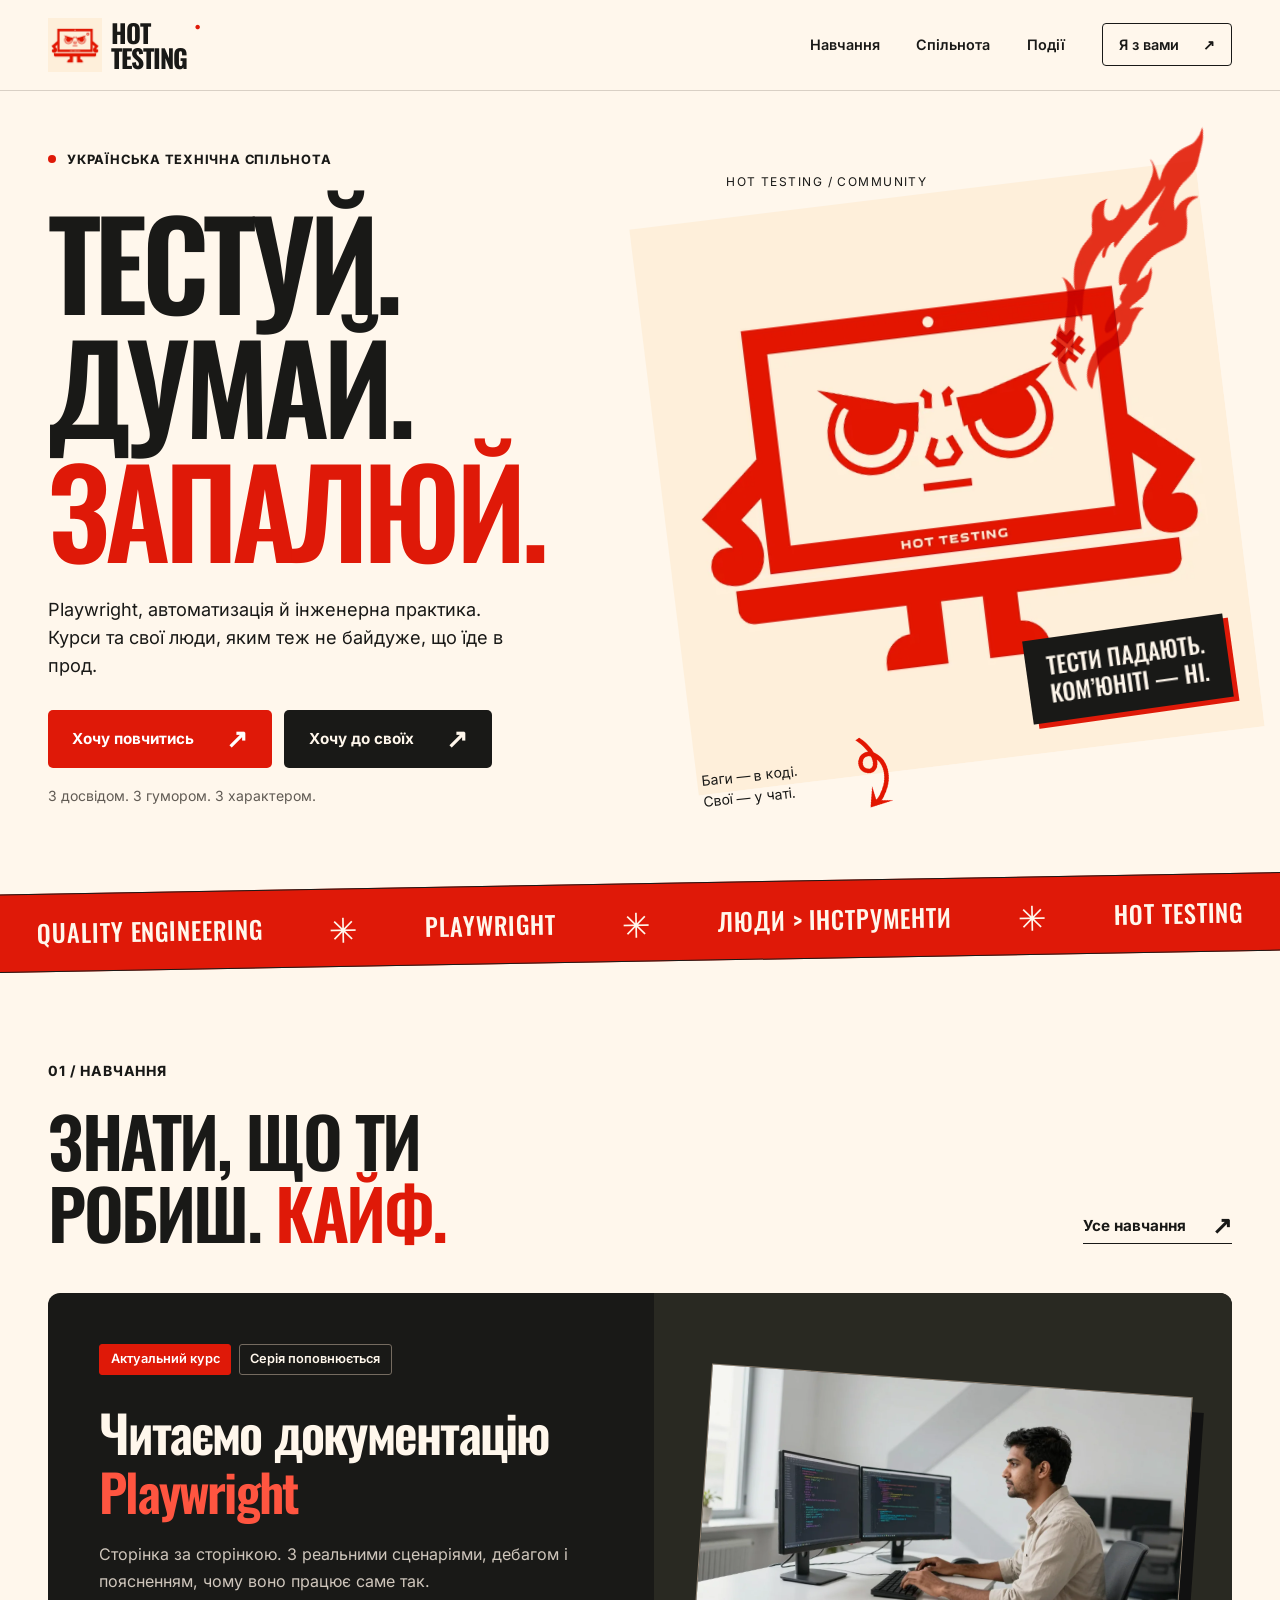
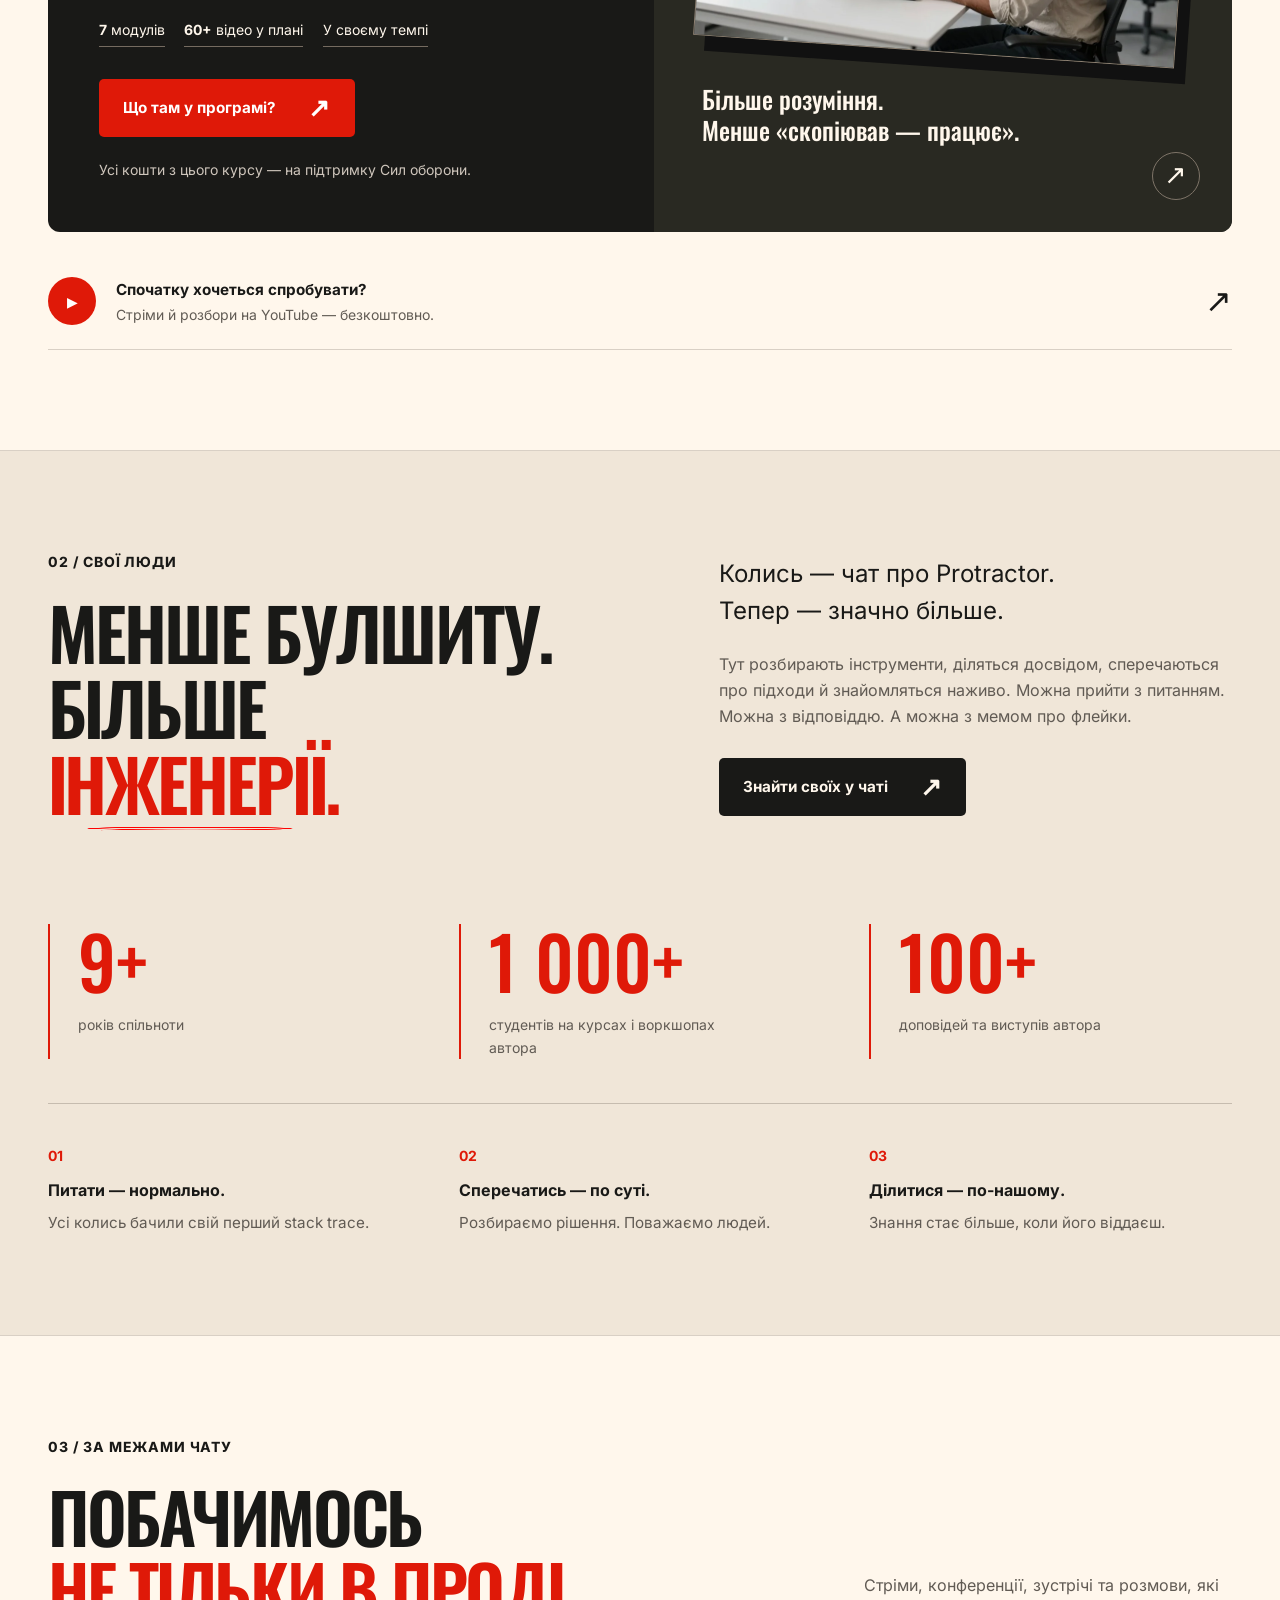
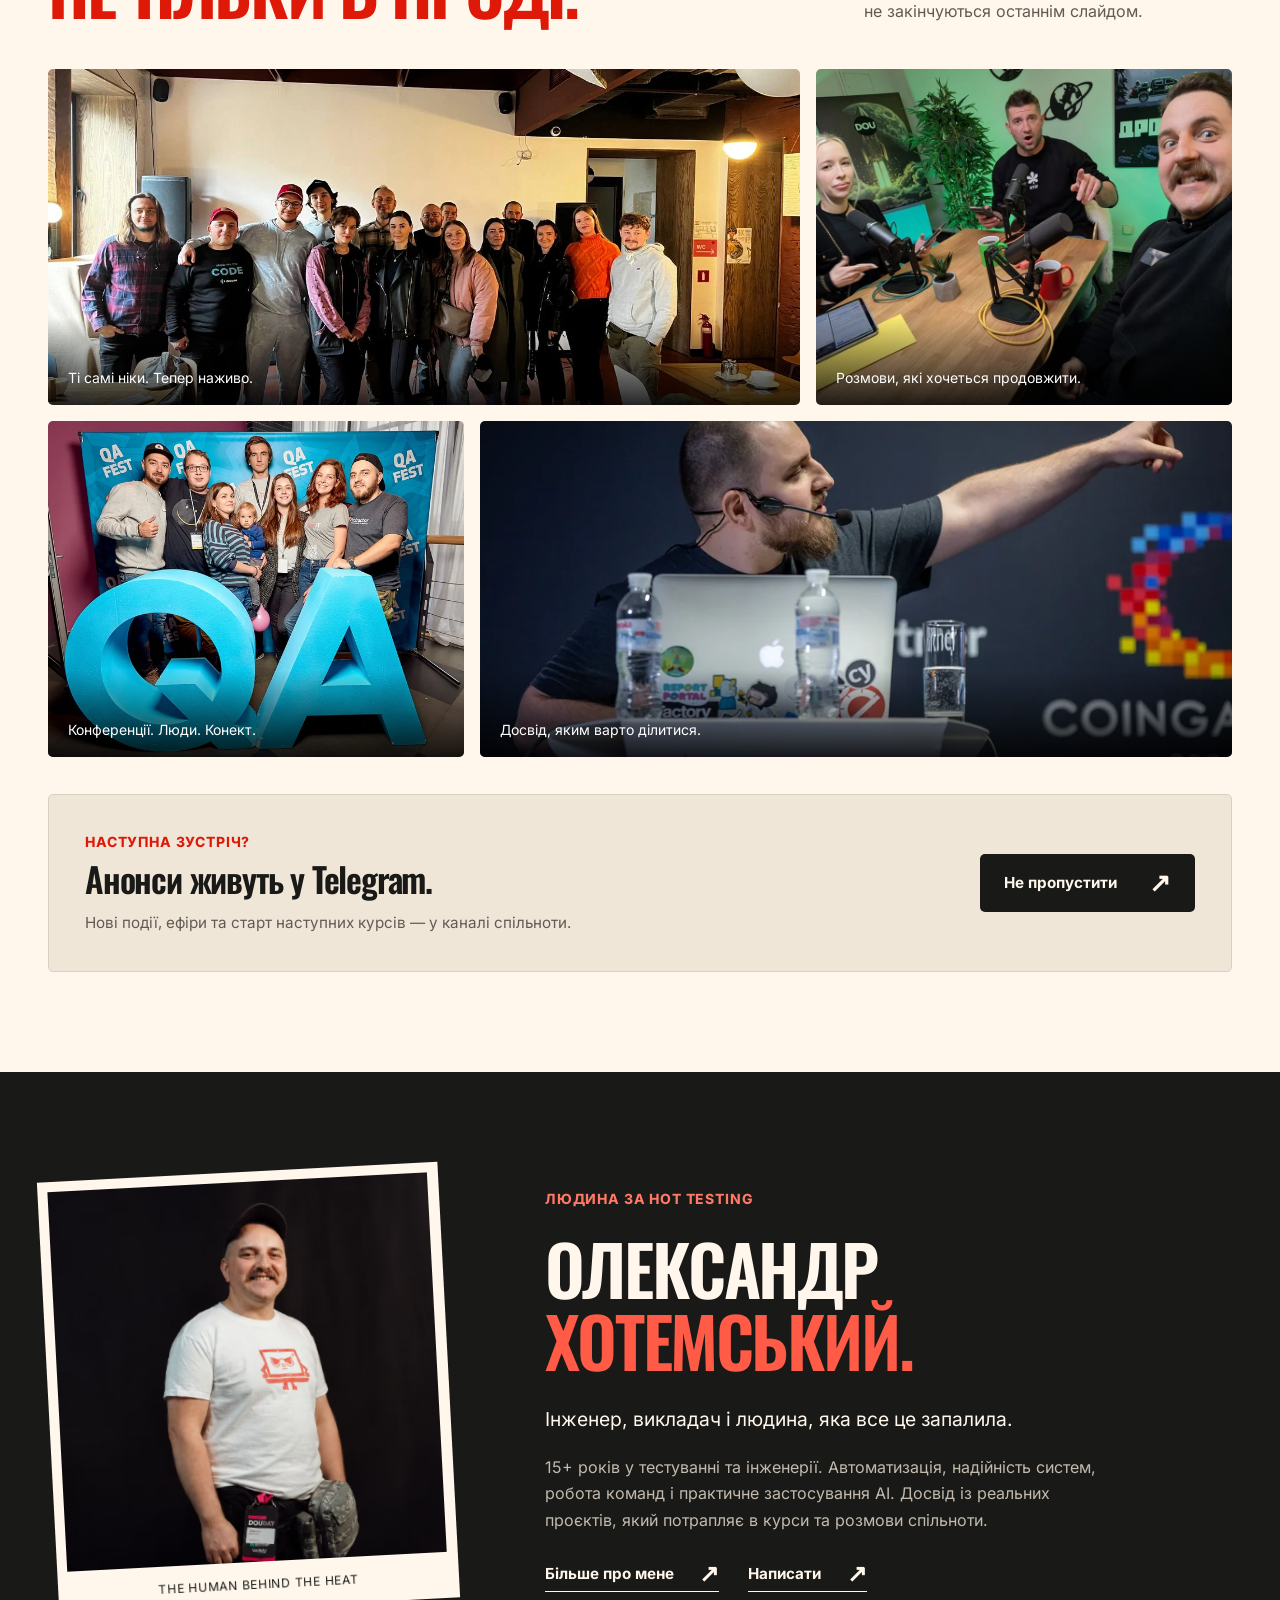
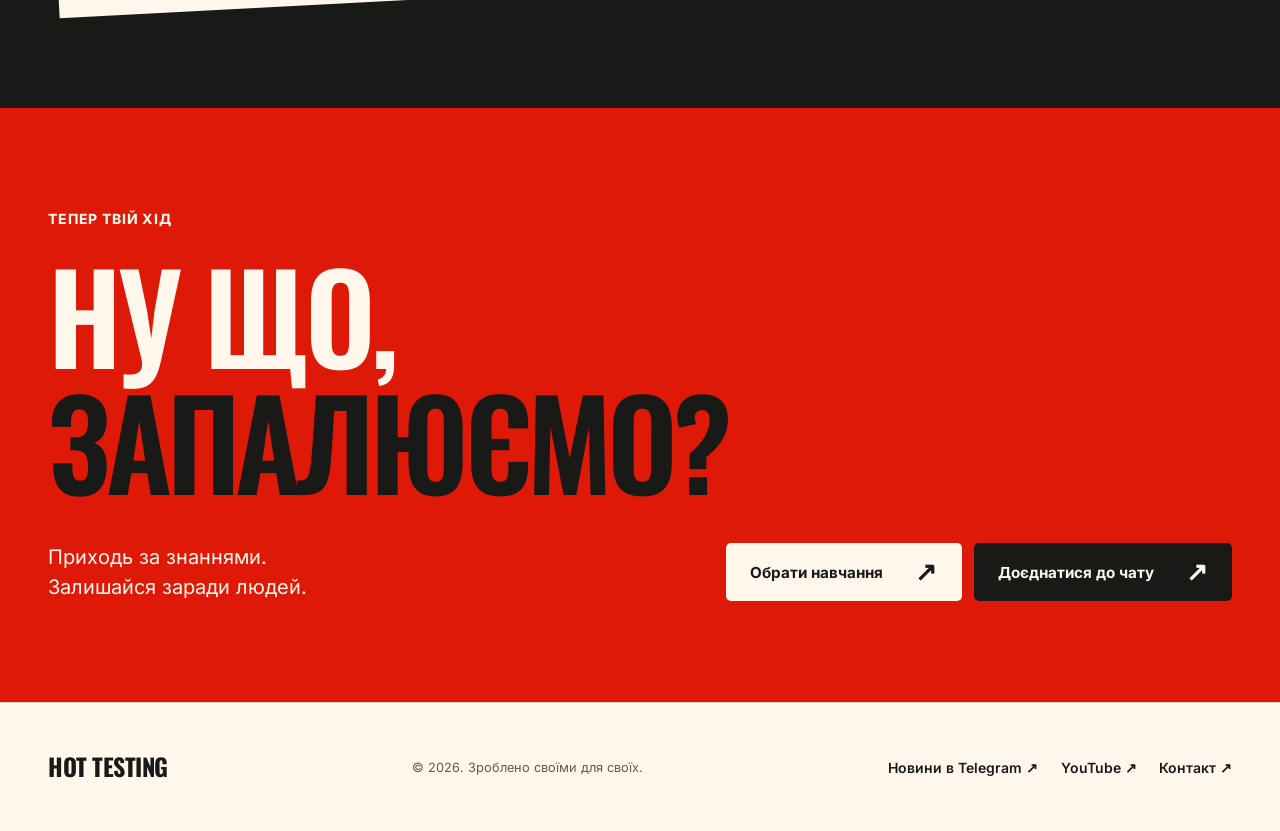
<file: index.html>
<!doctype html>
<html lang="uk">
  <head>
    <meta charset="utf-8" />
    <meta name="viewport" content="width=device-width, initial-scale=1" />
    <meta name="theme-color" content="#fff7ec" />
    <meta
      name="description"
      content="Hot Testing — українська спільнота тестувальників та інженерів. Курси Playwright, живі розбори, події й люди, з якими цікаво рости."
    />
    <title>Hot Testing — тестуй, думай, запалюй</title>
    <link rel="icon" href="./favicon.png" type="image/png" />
    <link rel="stylesheet" href="./assets/styles.css" />
    <link
      rel="preload"
      href="./assets/fonts/oswald-cyrillic.woff2"
      as="font"
      type="font/woff2"
      crossorigin
    />
    <script src="./assets/site.js" defer></script>
  </head>
  <body>
    <a class="skip-link" href="#main">До основного вмісту</a>
    <header class="site-header">
      <div class="header-inner">
        <a class="brand" href="./" aria-label="Hot Testing — головна"
          ><img
            src="./assets/images/brand-mascot.webp"
            width="880"
            height="880"
            alt=""
          /><span>HOT<br />TESTING<span class="brand-dot">●</span></span></a
        >
        <nav class="site-nav" aria-label="Головна навігація">
          <a href="./learn/">Навчання</a><a href="./#community">Спільнота</a
          ><a href="./#events">Події</a>
          <a
            class="nav-join"
            href="https://t.me/+RDasUk154eKBvBTW"
            target="_blank"
            rel="noopener noreferrer"
            >Я з вами <span aria-hidden="true">↗</span></a
          >
        </nav>
        <details class="mobile-menu">
          <summary>Меню <span aria-hidden="true">＋</span></summary>
          <nav aria-label="Мобільна навігація">
            <a href="./learn/">Навчання</a><a href="./#community">Спільнота</a
            ><a href="./#events">Події</a
            ><a
              href="https://t.me/+RDasUk154eKBvBTW"
              target="_blank"
              rel="noopener noreferrer"
              >Доєднатися до чату ↗</a
            >
          </nav>
        </details>
      </div>
    </header>
    <main id="main">
      <section class="section home-hero" aria-labelledby="home-title">
        <div class="hero-copy">
          <p class="eyebrow">
            <span class="live-dot" aria-hidden="true"></span> Українська
            технічна спільнота
          </p>
          <h1 id="home-title">
            ТЕСТУЙ.<br />ДУМАЙ.<br /><span class="hot-word">ЗАПАЛЮЙ.</span>
          </h1>
          <p class="lead">
            Playwright, автоматизація й інженерна практика. Курси та свої люди,
            яким теж не байдуже, що їде в прод.
          </p>
          <div class="hero-actions">
            <a class="button" href="./learn/"
              >Хочу повчитись <span aria-hidden="true">↗</span></a
            ><a
              class="button button-dark"
              href="https://t.me/+RDasUk154eKBvBTW"
              target="_blank"
              rel="noopener noreferrer"
              >Хочу до своїх <span aria-hidden="true">↗</span></a
            >
          </div>
          <p class="hero-footnote">З досвідом. З гумором. З характером.</p>
        </div>
        <div class="hero-art" aria-hidden="true">
          <span class="art-coordinate">HOT TESTING / COMMUNITY</span>
          <img
            class="hero-flame"
            src="./assets/images/brand-flame.webp"
            width="660"
            height="505"
            alt=""
          />
          <img
            class="hero-mascot"
            src="./assets/images/brand-mascot.webp"
            width="880"
            height="880"
            fetchpriority="high"
            alt=""
          />
          <span class="hero-sticker">ТЕСТИ ПАДАЮТЬ.<br />КОМ’ЮНІТІ — НІ.</span>
          <span class="art-note">Баги — в коді.<br />Свої — у чаті.</span>
          <img
            class="hero-arrow"
            src="./assets/images/brand-arrow.webp"
            width="280"
            height="268"
            alt=""
          />
        </div>
      </section>
      <div class="manifesto-strip" aria-label="Наші теми">
        <div>
          <span>QUALITY ENGINEERING</span><b aria-hidden="true">✳</b
          ><span>PLAYWRIGHT</span><b aria-hidden="true">✳</b
          ><span>ЛЮДИ &gt; ІНСТРУМЕНТИ</span><b aria-hidden="true">✳</b
          ><span>HOT TESTING</span>
        </div>
      </div>

      <section
        class="section featured-section"
        id="learning"
        aria-labelledby="learning-title"
      >
        <div class="section-heading">
          <div>
            <p class="eyebrow">01 / Навчання</p>
            <h2 id="learning-title">ЗНАТИ, ЩО ТИ<br />РОБИШ. <em>КАЙФ.</em></h2>
          </div>
          <a class="text-link" href="./learn/"
            >Усе навчання <span aria-hidden="true">↗</span></a
          >
        </div>
        <article class="featured-course">
          <div class="featured-copy">
            <div class="tag-row">
              <span class="tag tag-red">Актуальний курс</span
              ><span class="tag">Серія поповнюється</span>
            </div>
            <h3>Читаємо документацію<br /><span>Playwright</span></h3>
            <p>
              Сторінка за сторінкою. З реальними сценаріями, дебагом і
              поясненням, чому воно працює саме так.
            </p>
            <div class="course-facts">
              <span><b>7</b> модулів</span><span><b>60+</b> відео у плані</span
              ><span>У своєму темпі</span>
            </div>
            <a class="button" href="./reading-pw-docs-2026/"
              >Що там у програмі? <span aria-hidden="true">↗</span></a
            >
            <p class="course-charity">
              Усі кошти з цього курсу — на підтримку Сил оборони.
            </p>
          </div>
          <a
            class="featured-art"
            href="./reading-pw-docs-2026/"
            aria-label="Дізнатися про курс «Читаємо документацію Playwright»"
            ><img
              src="./assets/images/course-reading.webp"
              width="1280"
              height="720"
              alt="Читаємо документацію Playwright — навчальна серія Hot Testing"
              loading="lazy"
            /><span class="art-caption"
              >Більше розуміння.<br />Менше «скопіював — працює».</span
            ><span class="round-arrow" aria-hidden="true">↗</span></a
          >
        </article>
        <a
          class="free-link"
          href="https://www.youtube.com/@HOTtesting"
          target="_blank"
          rel="noopener noreferrer"
          ><span class="free-icon" aria-hidden="true">▶</span
          ><span
            ><strong>Спочатку хочеться спробувати?</strong
            ><span>Стріми й розбори на YouTube — безкоштовно.</span></span
          ><span class="link-arrow" aria-hidden="true">↗</span></a
        >
      </section>

      <section
        class="community-section"
        id="community"
        aria-labelledby="community-title"
      >
        <div class="section">
          <div class="community-intro">
            <div>
              <p class="eyebrow">02 / Свої люди</p>
              <h2 id="community-title">
                МЕНШЕ БУЛШИТУ.<br />БІЛЬШЕ<br /><span class="underlined"
                  >ІНЖЕНЕРІЇ.<img
                    src="./assets/images/brand-underline.webp"
                    width="640"
                    height="224"
                    alt=""
                    loading="lazy"
                /></span>
              </h2>
            </div>
            <div class="community-story">
              <p class="lead">
                Колись — чат про Protractor.<br />Тепер — значно більше.
              </p>
              <p>
                Тут розбирають інструменти, діляться досвідом, сперечаються про
                підходи й знайомляться наживо. Можна прийти з питанням. Можна з
                відповіддю. А можна з мемом про флейки.
              </p>
              <a
                class="button button-dark"
                href="https://t.me/+RDasUk154eKBvBTW"
                target="_blank"
                rel="noopener noreferrer"
                >Знайти своїх у чаті <span aria-hidden="true">↗</span></a
              >
            </div>
          </div>
          <dl class="community-numbers">
            <div>
              <dt>9+</dt>
              <dd>років спільноти</dd>
            </div>
            <div>
              <dt>1 000+</dt>
              <dd>студентів на курсах і воркшопах автора</dd>
            </div>
            <div>
              <dt>100+</dt>
              <dd>доповідей та виступів автора</dd>
            </div>
          </dl>
          <div class="community-principles">
            <p>
              <span>01</span><strong>Питати — нормально.</strong>Усі колись
              бачили свій перший stack trace.
            </p>
            <p>
              <span>02</span><strong>Сперечатись — по суті.</strong>Розбираємо
              рішення. Поважаємо людей.
            </p>
            <p>
              <span>03</span><strong>Ділитися — по-нашому.</strong>Знання стає
              більше, коли його віддаєш.
            </p>
          </div>
        </div>
      </section>

      <section
        class="section events-section"
        id="events"
        aria-labelledby="events-title"
      >
        <div class="section-heading">
          <div>
            <p class="eyebrow">03 / За межами чату</p>
            <h2 id="events-title">
              ПОБАЧИМОСЬ<br /><em>НЕ ТІЛЬКИ В ПРОДІ.</em>
            </h2>
          </div>
          <p>
            Стріми, конференції, зустрічі та розмови, які не закінчуються
            останнім слайдом.
          </p>
        </div>
        <div class="photo-story">
          <figure class="photo-wide">
            <img
              src="./assets/images/community-meetup.webp"
              width="1280"
              height="720"
              alt="Учасники спільноти разом після зустрічі в залі"
              loading="lazy"
              decoding="async"
            />
            <figcaption>Ті самі ніки. Тепер наживо.</figcaption>
          </figure>
          <figure>
            <img
              src="./assets/images/community-podcast.webp"
              width="960"
              height="720"
              alt="Троє учасників записують розмову за столом із мікрофонами"
              loading="lazy"
              decoding="async"
            />
            <figcaption>Розмови, які хочеться продовжити.</figcaption>
          </figure>
          <figure>
            <img
              src="./assets/images/community-qafest.webp"
              width="960"
              height="600"
              alt="Учасники конференції біля об’ємних літер QA"
              loading="lazy"
              decoding="async"
            />
            <figcaption>Конференції. Люди. Конект.</figcaption>
          </figure>
          <figure class="photo-wide">
            <img
              src="./assets/images/community-talk.webp"
              width="960"
              height="640"
              alt="Олександр Хотемський виступає на Selenium Camp за ноутбуком"
              loading="lazy"
              decoding="async"
            />
            <figcaption>Досвід, яким варто ділитися.</figcaption>
          </figure>
        </div>
        <div class="event-announcement">
          <div>
            <span class="eyebrow">Наступна зустріч?</span>
            <h3>Анонси живуть у Telegram.</h3>
            <p>
              Нові події, ефіри та старт наступних курсів — у каналі спільноти.
            </p>
          </div>
          <a
            class="button button-dark"
            href="https://t.me/hottestingchannel"
            target="_blank"
            rel="noopener noreferrer"
            >Не пропустити <span aria-hidden="true">↗</span></a
          >
        </div>
      </section>

      <section class="founder-section">
        <div class="section founder-grid">
          <div class="founder-portrait">
            <img
              src="./assets/images/teacher-oleksandr.avif"
              width="1040"
              height="1024"
              alt="Олександр Хотемський у футболці Hot Testing"
              loading="lazy"
              decoding="async"
            /><span>THE HUMAN BEHIND THE HEAT</span>
          </div>
          <div>
            <p class="eyebrow">Людина за Hot Testing</p>
            <h2>ОЛЕКСАНДР<br /><em>ХОТЕМСЬКИЙ.</em></h2>
            <p class="lead">Інженер, викладач і людина, яка все це запалила.</p>
            <p>
              15+ років у тестуванні та інженерії. Автоматизація, надійність
              систем, робота команд і практичне застосування AI. Досвід із
              реальних проєктів, який потрапляє в курси та розмови спільноти.
            </p>
            <div class="founder-links">
              <a
                class="text-link"
                href="https://xotabu4.github.io/"
                target="_blank"
                rel="noopener noreferrer"
                >Більше про мене <span aria-hidden="true">↗</span></a
              ><a
                class="text-link"
                href="https://t.me/xotabu4"
                target="_blank"
                rel="noopener noreferrer"
                >Написати <span aria-hidden="true">↗</span></a
              >
            </div>
          </div>
        </div>
      </section>

      <section class="join-section" aria-labelledby="join-title">
        <div class="section">
          <p class="eyebrow">Тепер твій хід</p>
          <h2 id="join-title">НУ ЩО,<br /><span>ЗАПАЛЮЄМО?</span></h2>
          <div class="join-bottom">
            <p>Приходь за знаннями.<br />Залишайся заради людей.</p>
            <div class="hero-actions">
              <a class="button button-paper" href="./learn/"
                >Обрати навчання <span aria-hidden="true">↗</span></a
              ><a
                class="button button-dark"
                href="https://t.me/+RDasUk154eKBvBTW"
                target="_blank"
                rel="noopener noreferrer"
                >Доєднатися до чату <span aria-hidden="true">↗</span></a
              >
            </div>
          </div>
        </div>
      </section>
    </main>
    <footer class="site-footer">
      <div class="footer-inner">
        <a class="footer-mark" href="./">HOT TESTING</a>
        <p>© 2026. Зроблено своїми для своїх.</p>
        <div class="footer-links">
          <a
            href="https://t.me/hottestingchannel"
            target="_blank"
            rel="noopener noreferrer"
            >Новини в Telegram ↗</a
          ><a
            href="https://www.youtube.com/@HOTtesting"
            target="_blank"
            rel="noopener noreferrer"
            >YouTube ↗</a
          ><a
            href="https://t.me/xotabu4"
            target="_blank"
            rel="noopener noreferrer"
            >Контакт ↗</a
          >
        </div>
      </div>
    </footer>
  </body>
</html>
</file>
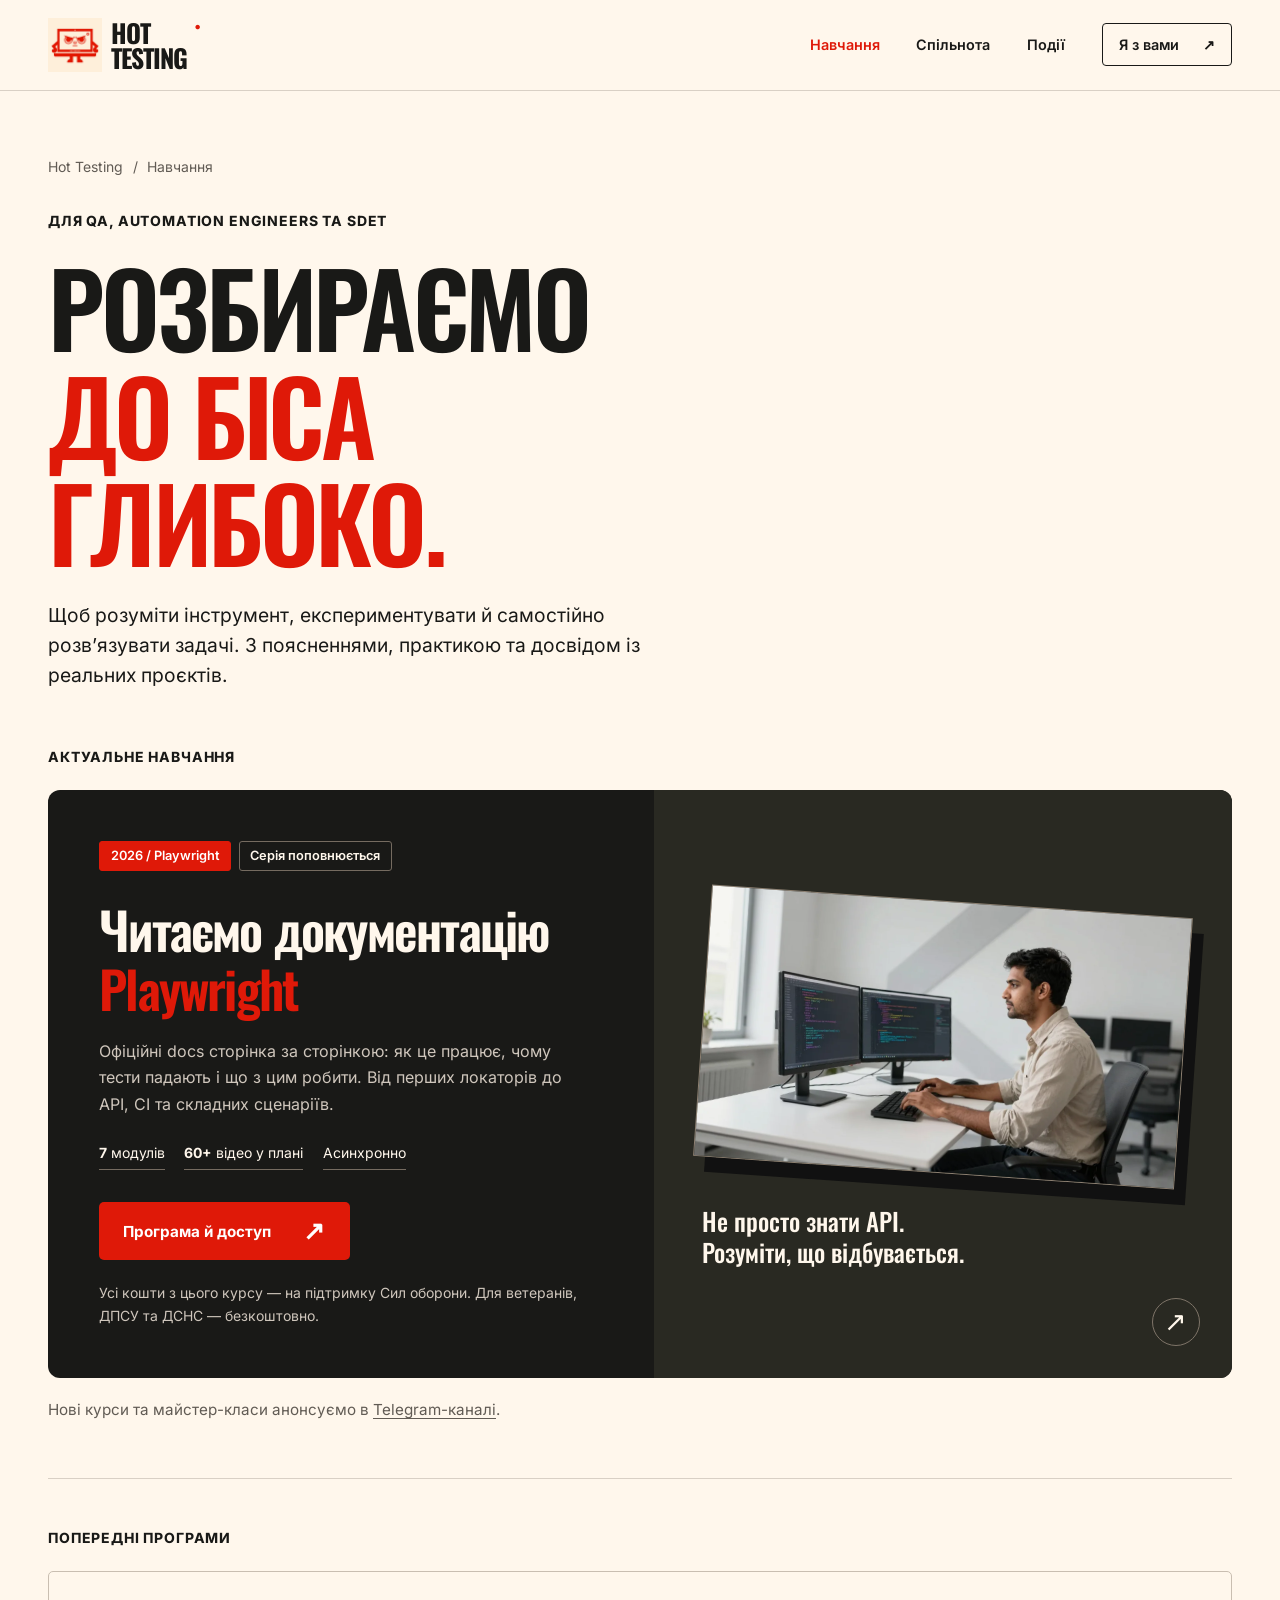
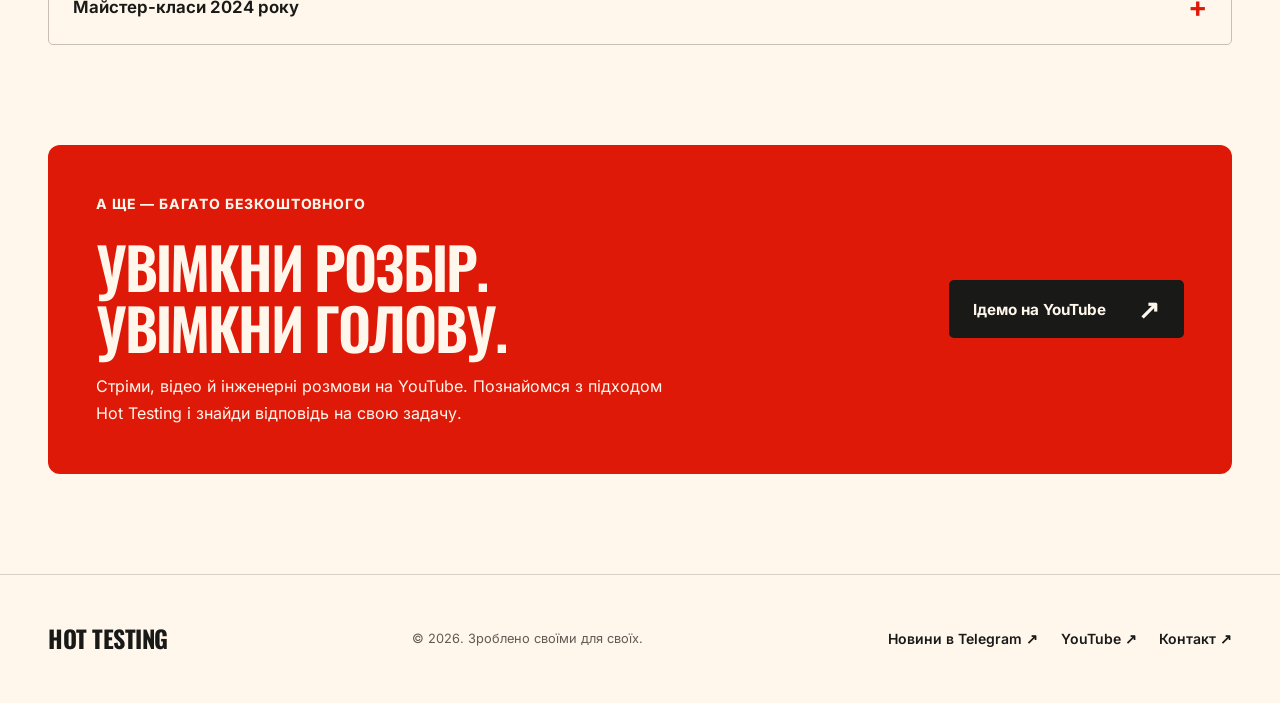
<file: learn/index.html>
<!doctype html>
<html lang="uk">
  <head>
    <meta charset="utf-8" />
    <meta name="viewport" content="width=device-width, initial-scale=1" />
    <meta name="theme-color" content="#fff7ec" />
    <meta
      name="description"
      content="Навчання Hot Testing: актуальний курс із документації Playwright, асинхронні відео та безкоштовні розбори. Обери, що хочеш розуміти глибше."
    />
    <title>Навчання | Hot Testing</title>
    <link rel="icon" href="../favicon.png" type="image/png" />
    <link rel="stylesheet" href="../assets/styles.css" />
    <script src="../assets/site.js" defer></script>
  </head>
  <body>
    <a class="skip-link" href="#main">До основного вмісту</a>
    <header class="site-header">
      <div class="header-inner">
        <a class="brand" href="../" aria-label="Hot Testing — головна"
          ><img
            src="../assets/images/brand-mascot.webp"
            width="880"
            height="880"
            alt=""
          /><span>HOT<br />TESTING<span class="brand-dot">●</span></span></a
        >
        <nav class="site-nav" aria-label="Головна навігація">
          <a href="../learn/" aria-current="page">Навчання</a
          ><a href="../#community">Спільнота</a><a href="../#events">Події</a>
          <a
            class="nav-join"
            href="https://t.me/+RDasUk154eKBvBTW"
            target="_blank"
            rel="noopener noreferrer"
            >Я з вами <span aria-hidden="true">↗</span></a
          >
        </nav>
        <details class="mobile-menu">
          <summary>Меню <span aria-hidden="true">＋</span></summary>
          <nav aria-label="Мобільна навігація">
            <a href="../learn/">Навчання</a><a href="../#community">Спільнота</a
            ><a href="../#events">Події</a
            ><a
              href="https://t.me/+RDasUk154eKBvBTW"
              target="_blank"
              rel="noopener noreferrer"
              >Доєднатися до чату ↗</a
            >
          </nav>
        </details>
      </div>
    </header>
    <main id="main">
      <section class="section page-hero" aria-labelledby="learn-title">
        <nav class="breadcrumb" aria-label="Шлях до сторінки">
          <a href="../">Hot Testing</a><span aria-hidden="true">/</span
          ><span aria-current="page">Навчання</span>
        </nav>
        <p class="eyebrow">Для QA, Automation Engineers та SDET</p>
        <h1 id="learn-title">
          РОЗБИРАЄМО<br /><span class="hot-word">ДО БІСА<br />ГЛИБОКО.</span>
        </h1>
        <p class="lead">
          Щоб розуміти інструмент, експериментувати й самостійно розв’язувати
          задачі. З поясненнями, практикою та досвідом із реальних проєктів.
        </p>
      </section>
      <section class="section section-tight" aria-labelledby="current-title">
        <p class="eyebrow" id="current-title">Актуальне навчання</p>
        <article class="featured-course">
          <div class="featured-copy">
            <div class="tag-row">
              <span class="tag tag-red">2026 / Playwright</span
              ><span class="tag">Серія поповнюється</span>
            </div>
            <h2>
              Читаємо документацію<br /><span class="hot-word">Playwright</span>
            </h2>
            <p>
              Офіційні docs сторінка за сторінкою: як це працює, чому тести
              падають і що з цим робити. Від перших локаторів до API, CI та
              складних сценаріїв.
            </p>
            <div class="course-facts">
              <span><b>7</b> модулів</span><span><b>60+</b> відео у плані</span
              ><span>Асинхронно</span>
            </div>
            <a class="button" href="../reading-pw-docs-2026/"
              >Програма й доступ <span aria-hidden="true">↗</span></a
            >
            <p class="course-charity">
              Усі кошти з цього курсу — на підтримку Сил оборони. Для ветеранів,
              ДПСУ та ДСНС — безкоштовно.
            </p>
          </div>
          <a
            class="featured-art"
            href="../reading-pw-docs-2026/"
            aria-label="Програма курсу з документації Playwright"
            ><img
              src="../assets/images/course-reading.webp"
              width="1280"
              height="720"
              alt="Читаємо документацію Playwright — Hot Testing"
              fetchpriority="high"
            /><span class="art-caption"
              >Не просто знати API.<br />Розуміти, що відбувається.</span
            ><span class="round-arrow" aria-hidden="true">↗</span></a
          >
        </article>
        <p class="catalogue-note">
          Нові курси та майстер-класи анонсуємо в
          <a
            href="https://t.me/hottestingchannel"
            target="_blank"
            rel="noopener noreferrer"
            >Telegram-каналі</a
          >.
        </p>

        <div class="archive-section">
          <p class="eyebrow">Попередні програми</p>
          <details class="module archive-disclosure">
            <summary>Майстер-класи 2024 року</summary>
            <div class="archive-content">
              <p class="archive-intro">
                Зберегли сторінки попередніх програм. Щодо доступності
                матеріалів —
                <a
                  href="https://t.me/xotabu4"
                  target="_blank"
                  rel="noopener noreferrer"
                  >напишіть Олександру</a
                >.
              </p>
              <div class="archive-grid">
                <article class="archive-card">
                  <img
                    src="../assets/images/course-senior.webp"
                    width="1280"
                    height="720"
                    alt="Використовуємо Playwright як сіньйор — майстер-клас 2024 року"
                    loading="lazy"
                    decoding="async"
                  />
                  <div class="archive-body">
                    <span class="eyebrow">2024 / Поглиблення</span>
                    <h3>Використовуємо Playwright як сіньйор</h3>
                    <p>
                      Advanced-можливості й тонкощі налаштування для тих, хто
                      вже працював із Playwright або іншими JS-фреймворками
                      автоматизації.
                    </p>
                    <a
                      class="text-link"
                      href="https://xotabu4.notion.site/Playwright-ONLINE-e3a723108bce447c9d32f2eb128304d8"
                      target="_blank"
                      rel="noopener noreferrer"
                      >Сторінка програми <span aria-hidden="true">↗</span></a
                    >
                  </div>
                </article>
                <article class="archive-card">
                  <img
                    src="../assets/images/course-first.webp"
                    width="1280"
                    height="720"
                    alt="Перші кроки з Playwright — майстер-клас 2024 року"
                    loading="lazy"
                    decoding="async"
                  />
                  <div class="archive-body">
                    <span class="eyebrow">2024 / Початок</span>
                    <h3>Перші кроки з Playwright</h3>
                    <p>
                      Від запису дій та генерації коду до пошуку елементів,
                      запуску тестів і CI. Зворотний шлях до автоматизації:
                      спочатку пробуємо, потім розбираємо.
                    </p>
                    <a
                      class="text-link"
                      href="https://xotabu4.notion.site/Playwright-ONLINE-5122941bb8214367b9959687b2d6edf4"
                      target="_blank"
                      rel="noopener noreferrer"
                      >Сторінка програми <span aria-hidden="true">↗</span></a
                    >
                  </div>
                </article>
              </div>
            </div>
          </details>
        </div>
      </section>
      <section class="section section-tight" aria-labelledby="free-title">
        <div class="free-band">
          <div>
            <p class="eyebrow">А ще — багато безкоштовного</p>
            <h2 id="free-title">УВІМКНИ РОЗБІР.<br />УВІМКНИ ГОЛОВУ.</h2>
            <p>
              Стріми, відео й інженерні розмови на YouTube. Познайомся з
              підходом Hot Testing і знайди відповідь на свою задачу.
            </p>
          </div>
          <a
            class="button button-dark"
            href="https://www.youtube.com/@HOTtesting"
            target="_blank"
            rel="noopener noreferrer"
            >Ідемо на YouTube <span aria-hidden="true">↗</span></a
          >
        </div>
      </section>
    </main>
    <footer class="site-footer">
      <div class="footer-inner">
        <a class="footer-mark" href="../">HOT TESTING</a>
        <p>© 2026. Зроблено своїми для своїх.</p>
        <div class="footer-links">
          <a
            href="https://t.me/hottestingchannel"
            target="_blank"
            rel="noopener noreferrer"
            >Новини в Telegram ↗</a
          ><a
            href="https://www.youtube.com/@HOTtesting"
            target="_blank"
            rel="noopener noreferrer"
            >YouTube ↗</a
          ><a
            href="https://t.me/xotabu4"
            target="_blank"
            rel="noopener noreferrer"
            >Контакт ↗</a
          >
        </div>
      </div>
    </footer>
  </body>
</html>
</file>
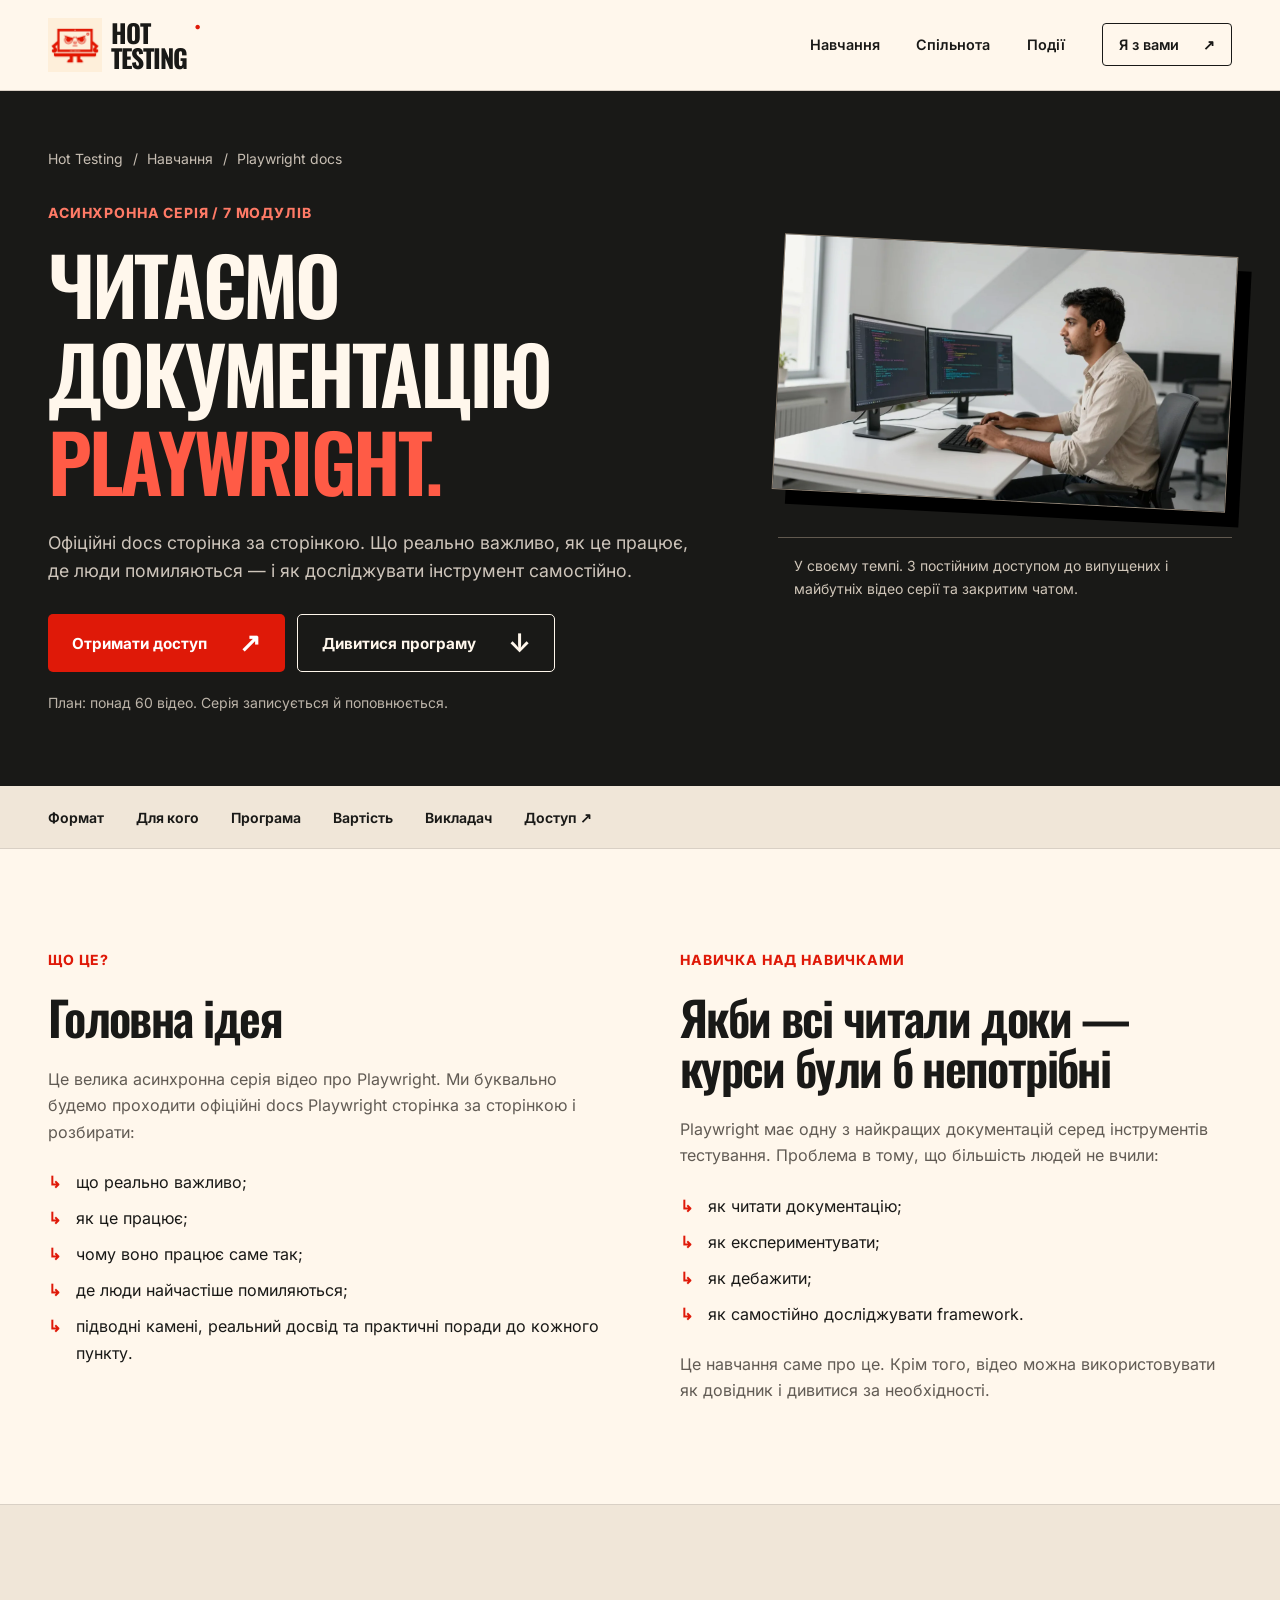
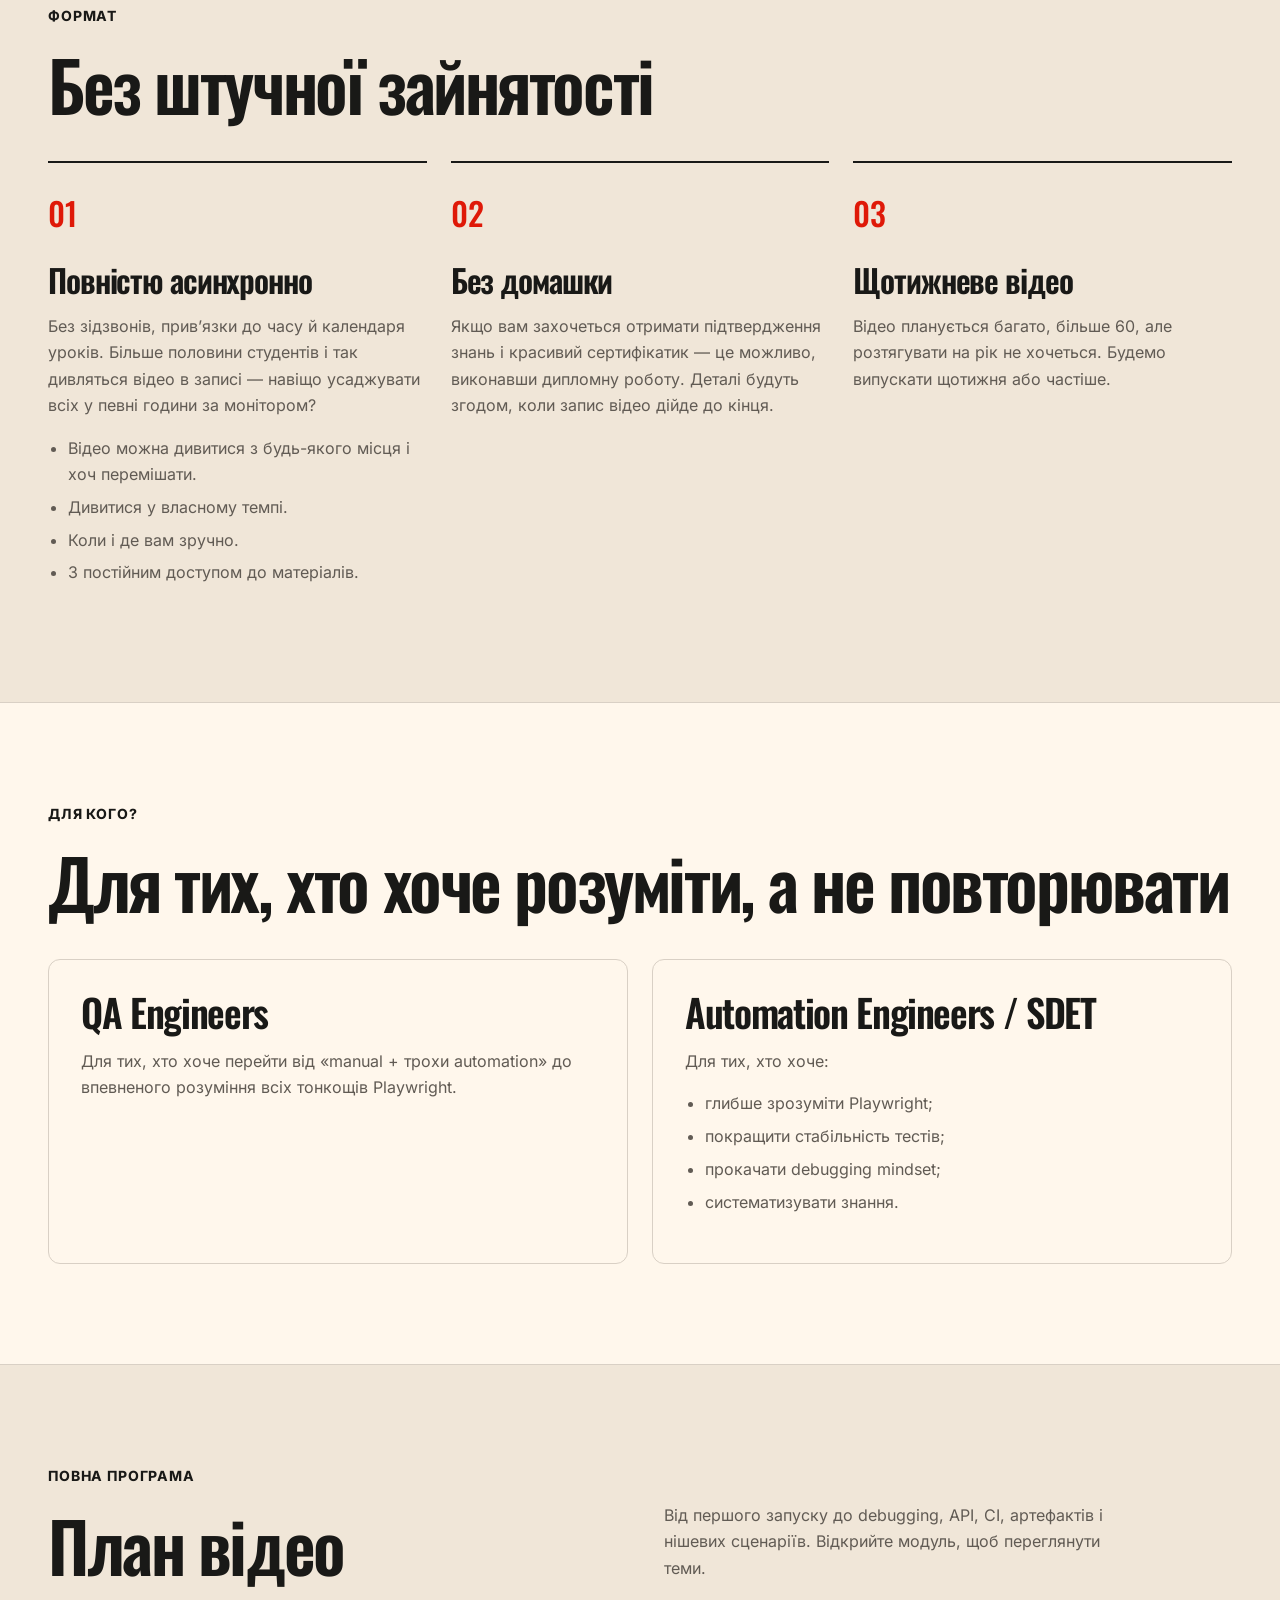
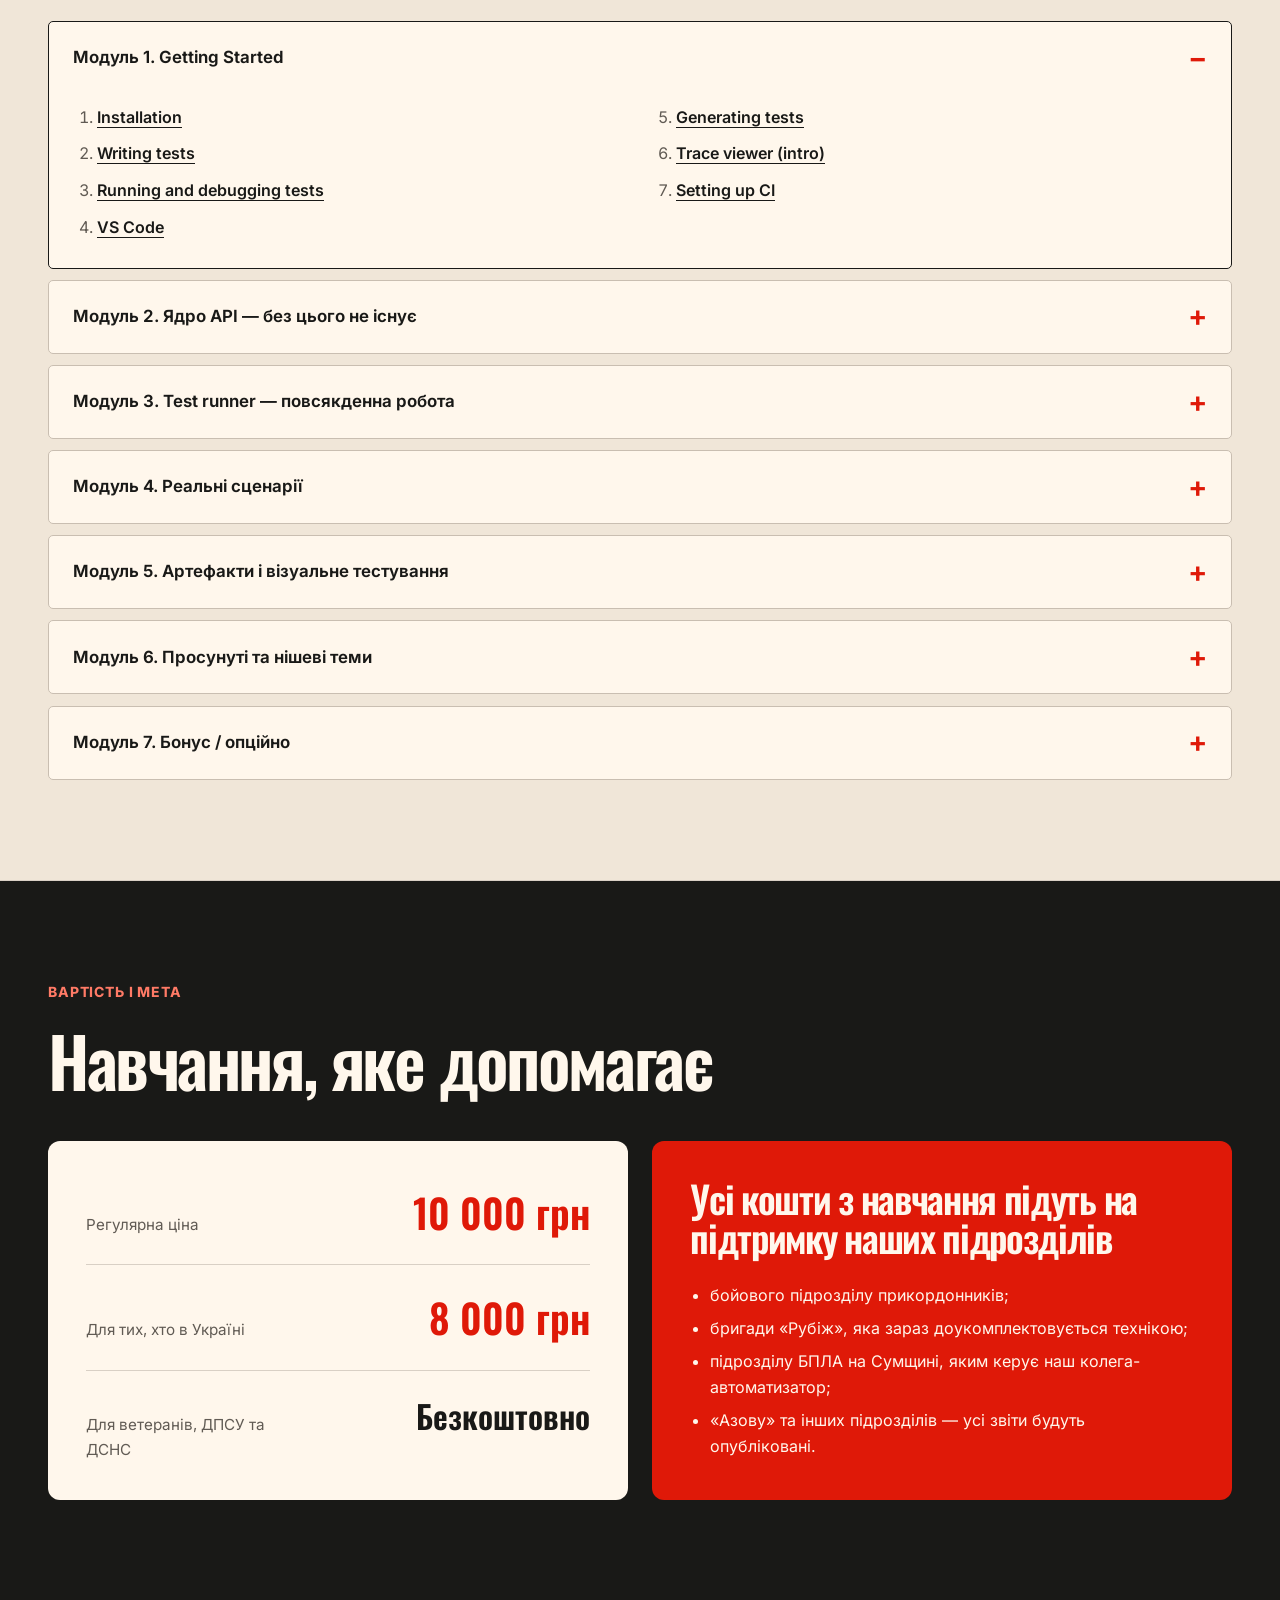
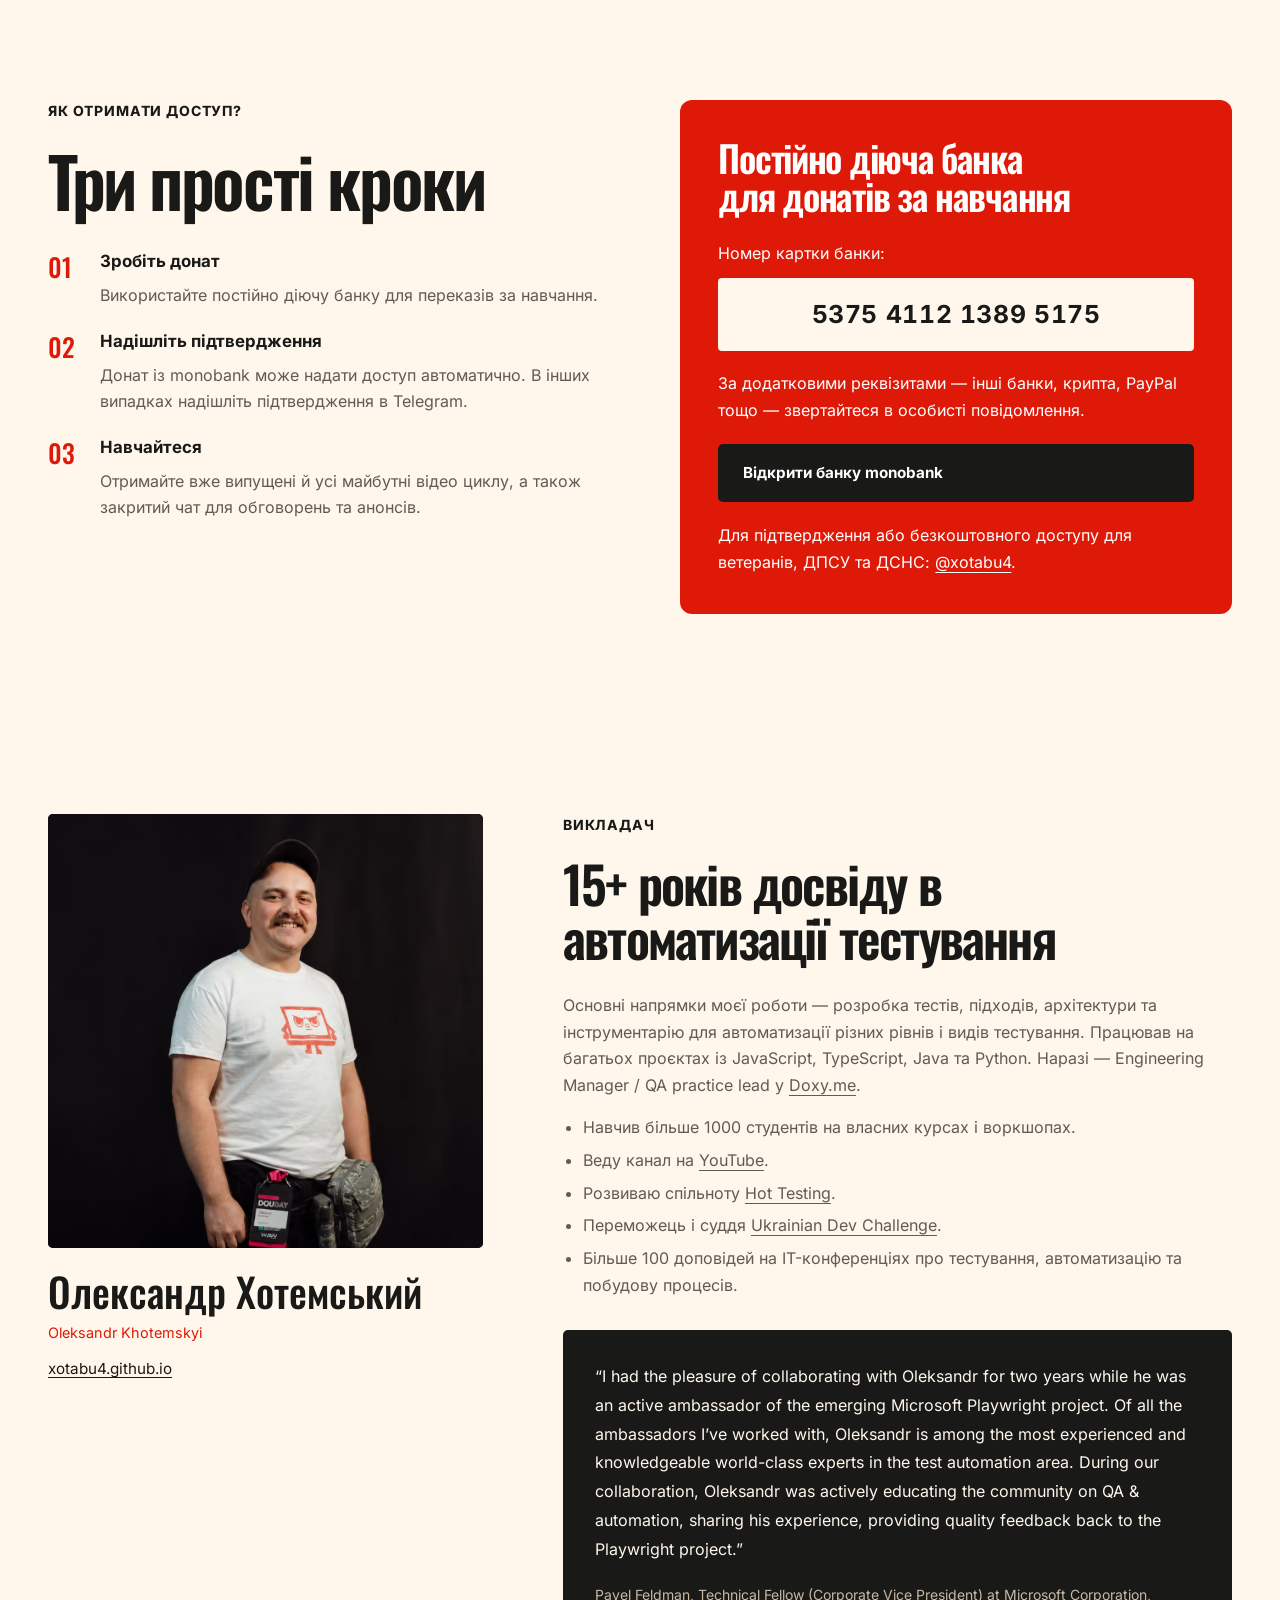
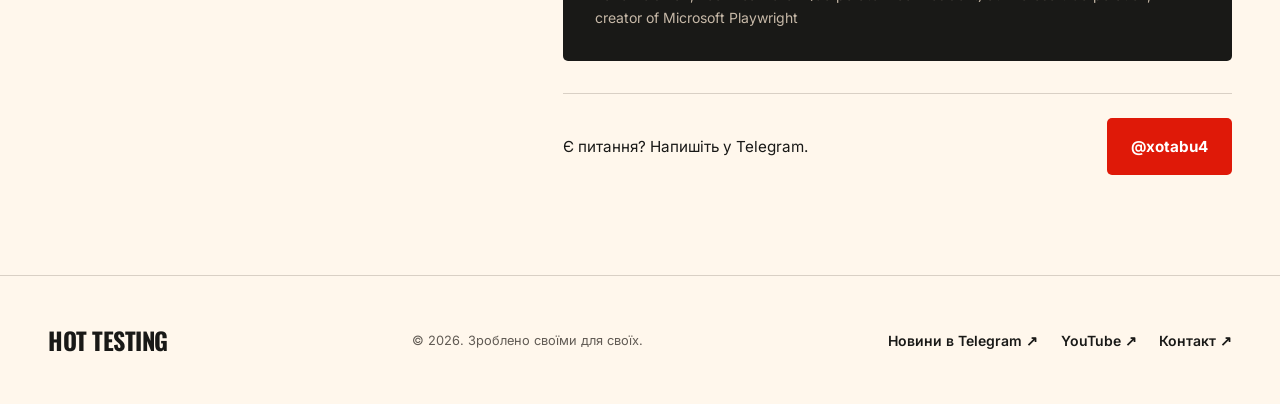
<file: reading-pw-docs-2026/index.html>
<!doctype html>
<html lang="uk">
  <head>
    <meta charset="utf-8" />
    <meta name="viewport" content="width=device-width, initial-scale=1" />
    <meta name="theme-color" content="#191917" />
    <meta
      name="description"
      content="Читаємо документацію Playwright: 7 модулів, понад 60 відео у плані. Асинхронна серія поповнюється. Програма, вартість і доступ до матеріалів."
    />
    <title>Читаємо документацію Playwright | Hot Testing</title>
    <link rel="icon" href="../favicon.png" type="image/png" />
    <link rel="stylesheet" href="../assets/styles.css" />
    <script src="../assets/site.js" defer></script>
  </head>
  <body>
    <a class="skip-link" href="#main">До основного вмісту</a>
    <header class="site-header">
      <div class="header-inner">
        <a class="brand" href="../" aria-label="Hot Testing — головна"
          ><img
            src="../assets/images/brand-mascot.webp"
            width="880"
            height="880"
            alt=""
          /><span>HOT<br />TESTING<span class="brand-dot">●</span></span></a
        >
        <nav class="site-nav" aria-label="Головна навігація">
          <a href="../learn/">Навчання</a><a href="../#community">Спільнота</a
          ><a href="../#events">Події</a>
          <a
            class="nav-join"
            href="https://t.me/+RDasUk154eKBvBTW"
            target="_blank"
            rel="noopener noreferrer"
            >Я з вами <span aria-hidden="true">↗</span></a
          >
        </nav>
        <details class="mobile-menu">
          <summary>Меню <span aria-hidden="true">＋</span></summary>
          <nav aria-label="Мобільна навігація">
            <a href="../learn/">Навчання</a><a href="../#community">Спільнота</a
            ><a href="../#events">Події</a
            ><a
              href="https://t.me/+RDasUk154eKBvBTW"
              target="_blank"
              rel="noopener noreferrer"
              >Доєднатися до чату ↗</a
            >
          </nav>
        </details>
      </div>
    </header>

    <main id="main">
      <section class="course-landing-hero" aria-labelledby="course-title">
        <div class="course-hero-inner">
          <div>
            <nav class="breadcrumb" aria-label="Шлях до сторінки">
              <a href="../">Hot Testing</a><span aria-hidden="true">/</span
              ><a href="../learn/">Навчання</a><span aria-hidden="true">/</span
              ><span aria-current="page">Playwright docs</span>
            </nav>
            <p class="section-label">Асинхронна серія / 7 модулів</p>
            <h1 id="course-title">
              Читаємо<br />документацію<br /><span>Playwright.</span>
            </h1>
            <p class="lead">
              Офіційні docs сторінка за сторінкою. Що реально важливо, як це
              працює, де люди помиляються — і як досліджувати інструмент
              самостійно.
            </p>
            <div class="hero-actions">
              <a class="button" href="#access"
                >Отримати доступ <span aria-hidden="true">↗</span></a
              ><a class="button button-secondary" href="#plan"
                >Дивитися програму <span aria-hidden="true">↓</span></a
              >
            </div>
            <p class="course-status">
              План: понад 60 відео. Серія записується й поповнюється.
            </p>
          </div>
          <aside class="course-cover" aria-label="Про доступ до навчання">
            <img
              src="../assets/images/course-reading.webp"
              width="1280"
              height="720"
              alt="Читаємо документацію Playwright — Hot Testing"
              fetchpriority="high"
            />
            <p>
              У своєму темпі. З постійним доступом до випущених і майбутніх
              відео серії та закритим чатом.
            </p>
          </aside>
        </div>
      </section>
      <div class="course-subnav">
        <nav aria-label="Розділи курсу">
          <a href="#format">Формат</a><a href="#audience">Для кого</a
          ><a href="#plan">Програма</a><a href="#price">Вартість</a
          ><a href="#teacher">Викладач</a><a href="#access">Доступ ↗</a>
        </nav>
      </div>

      <section class="section two-column" aria-label="Про навчання">
        <article class="content-block">
          <p class="section-label">Що це?</p>
          <h2>Головна ідея</h2>
          <p>
            Це велика асинхронна серія відео про Playwright. Ми буквально будемо
            проходити офіційні docs Playwright сторінка за сторінкою і
            розбирати:
          </p>
          <ul class="check-list">
            <li>що реально важливо;</li>
            <li>як це працює;</li>
            <li>чому воно працює саме так;</li>
            <li>де люди найчастіше помиляються;</li>
            <li>
              підводні камені, реальний досвід та практичні поради до кожного
              пункту.
            </li>
          </ul>
        </article>

        <article class="content-block">
          <p class="section-label">Навичка над навичками</p>
          <h2>Якби всі читали доки — курси були б непотрібні</h2>
          <p>
            Playwright має одну з найкращих документацій серед інструментів
            тестування. Проблема в тому, що більшість людей не вчили:
          </p>
          <ul class="check-list">
            <li>як читати документацію;</li>
            <li>як експериментувати;</li>
            <li>як дебажити;</li>
            <li>як самостійно досліджувати framework.</li>
          </ul>
          <p>
            Це навчання саме про це. Крім того, відео можна використовувати як
            довідник і дивитися за необхідності.
          </p>
        </article>
      </section>

      <div class="format-section" id="format">
        <section class="section" aria-labelledby="format-title">
          <p class="section-label">Формат</p>
          <h2 id="format-title">Без штучної зайнятості</h2>
          <div class="format-grid">
            <article class="format-card">
              <span class="format-index">01</span>
              <h3>Повністю асинхронно</h3>
              <p>
                Без зідзвонів, прив’язки до часу й календаря уроків. Більше
                половини студентів і так дивляться відео в записі — навіщо
                усаджувати всіх у певні години за монітором?
              </p>
              <ul>
                <li>
                  Відео можна дивитися з будь-якого місця і хоч перемішати.
                </li>
                <li>Дивитися у власному темпі.</li>
                <li>Коли і де вам зручно.</li>
                <li>З постійним доступом до матеріалів.</li>
              </ul>
            </article>

            <article class="format-card">
              <span class="format-index">02</span>
              <h3>Без домашки</h3>
              <p>
                Якщо вам захочеться отримати підтвердження знань і красивий
                сертифікатик — це можливо, виконавши дипломну роботу. Деталі
                будуть згодом, коли запис відео дійде до кінця.
              </p>
            </article>

            <article class="format-card">
              <span class="format-index">03</span>
              <h3>Щотижневе відео</h3>
              <p>
                Відео планується багато, більше 60, але розтягувати на рік не
                хочеться. Будемо випускати щотижня або частіше.
              </p>
            </article>
          </div>
        </section>
      </div>

      <section class="section" id="audience" aria-labelledby="audience-title">
        <p class="section-label">Для кого?</p>
        <h2 id="audience-title">
          Для тих, хто хоче розуміти, а не повторювати
        </h2>
        <div class="audience-grid">
          <article class="audience-card">
            <h3>QA Engineers</h3>
            <p>
              Для тих, хто хоче перейти від «manual + трохи automation» до
              впевненого розуміння всіх тонкощів Playwright.
            </p>
          </article>
          <article class="audience-card">
            <h3>Automation Engineers / SDET</h3>
            <p>Для тих, хто хоче:</p>
            <ul>
              <li>глибше зрозуміти Playwright;</li>
              <li>покращити стабільність тестів;</li>
              <li>прокачати debugging mindset;</li>
              <li>систематизувати знання.</li>
            </ul>
          </article>
        </div>
      </section>

      <div class="curriculum-section" id="plan">
        <section class="section" aria-labelledby="plan-title">
          <div class="curriculum-heading">
            <div>
              <p class="section-label">Повна програма</p>
              <h2 id="plan-title">План відео</h2>
            </div>
            <p>
              Від першого запуску до debugging, API, CI, артефактів і нішевих
              сценаріїв. Відкрийте модуль, щоб переглянути теми.
            </p>
          </div>

          <div class="modules">
            <details class="module" open>
              <summary>Модуль 1. Getting Started</summary>
              <ol class="module-list">
                <li>
                  <a
                    href="https://playwright.dev/docs/intro"
                    target="_blank"
                    rel="noopener noreferrer"
                    >Installation</a
                  >
                </li>
                <li>
                  <a
                    href="https://playwright.dev/docs/writing-tests"
                    target="_blank"
                    rel="noopener noreferrer"
                    >Writing tests</a
                  >
                </li>
                <li>
                  <a
                    href="https://playwright.dev/docs/running-tests"
                    target="_blank"
                    rel="noopener noreferrer"
                    >Running and debugging tests</a
                  >
                </li>
                <li>
                  <a
                    href="https://playwright.dev/docs/getting-started-vscode"
                    target="_blank"
                    rel="noopener noreferrer"
                    >VS Code</a
                  >
                </li>
                <li>
                  <a
                    href="https://playwright.dev/docs/codegen-intro"
                    target="_blank"
                    rel="noopener noreferrer"
                    >Generating tests</a
                  >
                </li>
                <li>
                  <a
                    href="https://playwright.dev/docs/trace-viewer-intro"
                    target="_blank"
                    rel="noopener noreferrer"
                    >Trace viewer (intro)</a
                  >
                </li>
                <li>
                  <a
                    href="https://playwright.dev/docs/ci-intro"
                    target="_blank"
                    rel="noopener noreferrer"
                    >Setting up CI</a
                  >
                </li>
              </ol>
            </details>

            <details class="module">
              <summary>Модуль 2. Ядро API — без цього не існує</summary>
              <ol class="module-list">
                <li>
                  <a
                    href="https://playwright.dev/docs/locators"
                    target="_blank"
                    rel="noopener noreferrer"
                    >Locators</a
                  >
                  <span class="lesson-note"
                    >· 2 відео: built-in locators; chaining, filtering,
                    has/hasNot</span
                  >
                </li>
                <li>
                  <a
                    href="https://playwright.dev/docs/other-locators"
                    target="_blank"
                    rel="noopener noreferrer"
                    >Other locators</a
                  >
                  — CSS, XPath, layout-based
                </li>
                <li>
                  <a
                    href="https://playwright.dev/docs/actionability"
                    target="_blank"
                    rel="noopener noreferrer"
                    >Auto-waiting (actionability)</a
                  >
                </li>
                <li>
                  <a
                    href="https://playwright.dev/docs/input"
                    target="_blank"
                    rel="noopener noreferrer"
                    >Actions</a
                  >
                  — click, fill, hover, keyboard, mouse
                </li>
                <li>
                  <a
                    href="https://playwright.dev/docs/test-assertions"
                    target="_blank"
                    rel="noopener noreferrer"
                    >Assertions</a
                  >
                  <span class="lesson-note"
                    >· 2 відео: web-first; generic, soft і custom matchers</span
                  >
                </li>
                <li>
                  <a
                    href="https://playwright.dev/docs/pages"
                    target="_blank"
                    rel="noopener noreferrer"
                    >Pages</a
                  >
                </li>
                <li>
                  <a
                    href="https://playwright.dev/docs/browser-contexts"
                    target="_blank"
                    rel="noopener noreferrer"
                    >Isolation (browser contexts)</a
                  >
                </li>
                <li>
                  <a
                    href="https://playwright.dev/docs/best-practices"
                    target="_blank"
                    rel="noopener noreferrer"
                    >Best Practices</a
                  >
                </li>
              </ol>
            </details>

            <details class="module">
              <summary>Модуль 3. Test runner — повсякденна робота</summary>
              <ol class="module-list">
                <li>
                  <a
                    href="https://playwright.dev/docs/test-cli"
                    target="_blank"
                    rel="noopener noreferrer"
                    >Command line</a
                  >
                </li>
                <li>
                  <a
                    href="https://playwright.dev/docs/test-configuration"
                    target="_blank"
                    rel="noopener noreferrer"
                    >Configuration</a
                  >
                  <span class="lesson-note"
                    >· 2 відео: базові опції й projects; reporters і
                    retries</span
                  >
                </li>
                <li>
                  <a
                    href="https://playwright.dev/docs/test-use-options"
                    target="_blank"
                    rel="noopener noreferrer"
                    >Configuration (use)</a
                  >
                </li>
                <li>
                  <a
                    href="https://playwright.dev/docs/test-projects"
                    target="_blank"
                    rel="noopener noreferrer"
                    >Projects</a
                  >
                </li>
                <li>
                  <a
                    href="https://playwright.dev/docs/test-fixtures"
                    target="_blank"
                    rel="noopener noreferrer"
                    >Fixtures</a
                  >
                  <span class="lesson-note"
                    >· 2 відео: вбудовані та кастомні; auto, scope, override і
                    worker-scoped</span
                  >
                </li>
                <li>
                  <a
                    href="https://playwright.dev/docs/test-timeouts"
                    target="_blank"
                    rel="noopener noreferrer"
                    >Timeouts</a
                  >
                </li>
                <li>
                  <a
                    href="https://playwright.dev/docs/test-retries"
                    target="_blank"
                    rel="noopener noreferrer"
                    >Retries</a
                  >
                </li>
                <li>
                  <a
                    href="https://playwright.dev/docs/test-annotations"
                    target="_blank"
                    rel="noopener noreferrer"
                    >Annotations</a
                  >
                  — test.skip, fixme, fail, slow, tag
                </li>
                <li>
                  <a
                    href="https://playwright.dev/docs/test-reporters"
                    target="_blank"
                    rel="noopener noreferrer"
                    >Reporters</a
                  >
                </li>
                <li>
                  <a
                    href="https://playwright.dev/docs/test-ui-mode"
                    target="_blank"
                    rel="noopener noreferrer"
                    >UI Mode</a
                  >
                </li>
                <li>
                  <a
                    href="https://playwright.dev/docs/test-parallel"
                    target="_blank"
                    rel="noopener noreferrer"
                    >Parallelism</a
                  >
                </li>
                <li>
                  <a
                    href="https://playwright.dev/docs/test-sharding"
                    target="_blank"
                    rel="noopener noreferrer"
                    >Sharding</a
                  >
                </li>
                <li>
                  <a
                    href="https://playwright.dev/docs/test-webserver"
                    target="_blank"
                    rel="noopener noreferrer"
                    >Web server</a
                  >
                </li>
                <li>
                  <a
                    href="https://playwright.dev/docs/test-parameterize"
                    target="_blank"
                    rel="noopener noreferrer"
                    >Parameterize tests</a
                  >
                </li>
                <li>
                  <a
                    href="https://playwright.dev/docs/test-global-setup-teardown"
                    target="_blank"
                    rel="noopener noreferrer"
                    >Global setup and teardown</a
                  >
                </li>
                <li>
                  <a
                    href="https://playwright.dev/docs/test-typescript"
                    target="_blank"
                    rel="noopener noreferrer"
                    >TypeScript</a
                  >
                </li>
              </ol>
            </details>

            <details class="module">
              <summary>Модуль 4. Реальні сценарії</summary>
              <ol class="module-list">
                <li>
                  <a
                    href="https://playwright.dev/docs/auth"
                    target="_blank"
                    rel="noopener noreferrer"
                    >Authentication</a
                  >
                  <span class="lesson-note"
                    >· 2 відео: storageState і login flow; multi-user, ролі,
                    OAuth та API-based login</span
                  >
                </li>
                <li>
                  <a
                    href="https://playwright.dev/docs/network"
                    target="_blank"
                    rel="noopener noreferrer"
                    >Network</a
                  >
                  <span class="lesson-note"
                    >· 2 відео: моніторинг; route, abort, modify та HAR</span
                  >
                </li>
                <li>
                  <a
                    href="https://playwright.dev/docs/mock"
                    target="_blank"
                    rel="noopener noreferrer"
                    >Mock APIs</a
                  >
                </li>
                <li>
                  <a
                    href="https://playwright.dev/docs/mock-browser-apis"
                    target="_blank"
                    rel="noopener noreferrer"
                    >Mock browser APIs</a
                  >
                </li>
                <li>
                  <a
                    href="https://playwright.dev/docs/api-testing"
                    target="_blank"
                    rel="noopener noreferrer"
                    >API testing</a
                  >
                  — request fixture, інтеграційні тести бекенду
                </li>
                <li>
                  <a
                    href="https://playwright.dev/docs/navigations"
                    target="_blank"
                    rel="noopener noreferrer"
                    >Navigations</a
                  >
                </li>
                <li>
                  <a
                    href="https://playwright.dev/docs/pom"
                    target="_blank"
                    rel="noopener noreferrer"
                    >Page object models</a
                  >
                </li>
                <li>
                  <a
                    href="https://playwright.dev/docs/dialogs"
                    target="_blank"
                    rel="noopener noreferrer"
                    >Dialogs</a
                  >
                </li>
                <li>
                  <a
                    href="https://playwright.dev/docs/downloads"
                    target="_blank"
                    rel="noopener noreferrer"
                    >Downloads</a
                  >
                </li>
                <li>
                  <a
                    href="https://playwright.dev/docs/frames"
                    target="_blank"
                    rel="noopener noreferrer"
                    >Frames (iframes)</a
                  >
                </li>
                <li>
                  <a
                    href="https://playwright.dev/docs/emulation"
                    target="_blank"
                    rel="noopener noreferrer"
                    >Emulation</a
                  >
                  — viewport, geolocation, locale, timezone, color scheme
                </li>
                <li>
                  <a
                    href="https://playwright.dev/docs/browsers"
                    target="_blank"
                    rel="noopener noreferrer"
                    >Browsers</a
                  >
                  — channels, headed/headless, install
                </li>
                <li>
                  <a
                    href="https://playwright.dev/docs/debug"
                    target="_blank"
                    rel="noopener noreferrer"
                    >Debugging Tests</a
                  >
                </li>
              </ol>
            </details>

            <details class="module">
              <summary>Модуль 5. Артефакти і візуальне тестування</summary>
              <ol class="module-list">
                <li>Screenshots</li>
                <li>Videos</li>
                <li>
                  Trace viewer (deep dive)
                  <span class="lesson-note"
                    >· 2 відео: читання трейсу; інтеграція в CI та аналіз
                    падінь</span
                  >
                </li>
                <li>Visual comparisons (toHaveScreenshot)</li>
                <li>Snapshot testing (ARIA)</li>
                <li>Test generator (Codegen)</li>
              </ol>
            </details>

            <details class="module">
              <summary>Модуль 6. Просунуті та нішеві теми</summary>
              <ol class="module-list">
                <li>Evaluating JavaScript</li>
                <li>Handles (JSHandle, ElementHandle)</li>
                <li>Events</li>
                <li>Clock</li>
                <li>Service Workers</li>
                <li>Accessibility testing</li>
                <li>Components (experimental)</li>
                <li>Chrome extensions</li>
                <li>WebView2</li>
                <li>Touch events (legacy)</li>
                <li>Extensibility</li>
                <li>Library — без test runner, Playwright як бібліотека</li>
              </ol>
            </details>

            <details class="module">
              <summary>Модуль 7. Бонус / опційно</summary>
              <ol class="module-list">
                <li>Agents</li>
                <li>Release notes / Canary releases — як читати</li>
                <li>
                  Migration — Protractor, Puppeteer, Cypress: окремий мініблок
                  для тих, хто мігрує
                </li>
                <li>Integrations — Docker і контейнери</li>
                <li>Supported languages</li>
              </ol>
            </details>
          </div>
        </section>
      </div>

      <div class="pricing-section" id="price">
        <section class="section" aria-labelledby="price-title">
          <p class="section-label">Вартість і мета</p>
          <h2 id="price-title">Навчання, яке допомагає</h2>
          <div class="pricing-grid">
            <div class="price-card">
              <div class="price-row">
                <span class="price-label">Регулярна ціна</span>
                <strong class="price-value">10 000 грн</strong>
              </div>
              <div class="price-row">
                <span class="price-label">Для тих, хто в Україні</span>
                <strong class="price-value">8 000 грн</strong>
              </div>
              <div class="price-row">
                <span class="price-label">Для ветеранів, ДПСУ та ДСНС</span>
                <strong class="price-value price-free">Безкоштовно</strong>
              </div>
            </div>

            <div class="mission-card">
              <h3>
                Усі кошти з навчання підуть на підтримку наших підрозділів
              </h3>
              <ul>
                <li>бойового підрозділу прикордонників;</li>
                <li>
                  бригади «Рубіж», яка зараз доукомплектовується технікою;
                </li>
                <li>
                  підрозділу БПЛА на Сумщині, яким керує наш
                  колега-автоматизатор;
                </li>
                <li>
                  «Азову» та інших підрозділів — усі звіти будуть опубліковані.
                </li>
              </ul>
            </div>
          </div>
        </section>
      </div>

      <section
        class="section access-grid"
        id="access"
        aria-labelledby="access-title"
      >
        <div>
          <p class="section-label">Як отримати доступ?</p>
          <h2 id="access-title">Три прості кроки</h2>
          <ol class="access-steps">
            <li>
              <strong>Зробіть донат</strong>
              Використайте постійно діючу банку для переказів за навчання.
            </li>
            <li>
              <strong>Надішліть підтвердження</strong>
              Донат із monobank може надати доступ автоматично. В інших випадках
              надішліть підтвердження в Telegram.
            </li>
            <li>
              <strong>Навчайтеся</strong>
              Отримайте вже випущені й усі майбутні відео циклу, а також
              закритий чат для обговорень та анонсів.
            </li>
          </ol>
        </div>

        <div class="bank-panel">
          <h3>Постійно діюча банка для донатів за навчання</h3>
          <p>Номер картки банки:</p>
          <div class="bank-number" aria-label="Номер картки банки">
            5375 4112 1389 5175
          </div>
          <p>
            За додатковими реквізитами — інші банки, крипта, PayPal тощо —
            звертайтеся в особисті повідомлення.
          </p>
          <a
            class="button"
            href="https://send.monobank.ua/jar/AJrFUQ9hrT"
            target="_blank"
            rel="noopener noreferrer"
            >Відкрити банку monobank</a
          >
          <p>
            Для підтвердження або безкоштовного доступу для ветеранів, ДПСУ та
            ДСНС:
            <a
              href="https://t.me/xotabu4"
              target="_blank"
              rel="noopener noreferrer"
              >@xotabu4</a
            >.
          </p>
        </div>
      </section>

      <section
        class="section instructor-layout"
        id="teacher"
        aria-labelledby="teacher-title"
      >
        <aside class="instructor-aside">
          <div class="instructor-photo">
            <img
              src="../assets/images/teacher-oleksandr.avif"
              width="1040"
              height="1024"
              loading="lazy"
              decoding="async"
              alt="Олександр Хотемський"
            />
          </div>
          <p class="instructor-name">Олександр Хотемський</p>
          <p class="instructor-latin">Oleksandr Khotemskyi</p>
          <a
            href="https://xotabu4.github.io/"
            target="_blank"
            rel="noopener noreferrer"
            >xotabu4.github.io</a
          >
        </aside>

        <div class="instructor-copy">
          <p class="section-label">Викладач</p>
          <h2 id="teacher-title">
            15+ років досвіду в автоматизації тестування
          </h2>
          <p>
            Основні напрямки моєї роботи — розробка тестів, підходів,
            архітектури та інструментарію для автоматизації різних рівнів і
            видів тестування. Працював на багатьох проєктах із JavaScript,
            TypeScript, Java та Python. Наразі — Engineering Manager / QA
            practice lead у
            <a href="https://doxy.me/" target="_blank" rel="noopener noreferrer"
              >Doxy.me</a
            >.
          </p>
          <ul>
            <li>Навчив більше 1000 студентів на власних курсах і воркшопах.</li>
            <li>
              Веду канал на
              <a
                href="https://www.youtube.com/@HOTtesting"
                target="_blank"
                rel="noopener noreferrer"
                >YouTube</a
              >.
            </li>
            <li>
              Розвиваю спільноту
              <a
                href="https://t.me/+RDasUk154eKBvBTW"
                target="_blank"
                rel="noopener noreferrer"
                >Hot Testing</a
              >.
            </li>
            <li>
              Переможець і суддя
              <a
                href="https://ua.devchallenge.it/"
                target="_blank"
                rel="noopener noreferrer"
                >Ukrainian Dev Challenge</a
              >.
            </li>
            <li>
              Більше 100 доповідей на IT-конференціях про тестування,
              автоматизацію та побудову процесів.
            </li>
          </ul>

          <blockquote class="quote">
            <p>
              “I had the pleasure of collaborating with Oleksandr for two years
              while he was an active ambassador of the emerging Microsoft
              Playwright project. Of all the ambassadors I’ve worked with,
              Oleksandr is among the most experienced and knowledgeable
              world-class experts in the test automation area. During our
              collaboration, Oleksandr was actively educating the community on
              QA &amp; automation, sharing his experience, providing quality
              feedback back to the Playwright project.”
            </p>
            <cite>
              Pavel Feldman, Technical Fellow (Corporate Vice President) at
              Microsoft Corporation, creator of Microsoft Playwright
            </cite>
          </blockquote>

          <div class="contact-strip">
            <p>Є питання? Напишіть у Telegram.</p>
            <a
              class="button"
              href="https://t.me/xotabu4"
              target="_blank"
              rel="noopener noreferrer"
              >@xotabu4</a
            >
          </div>
        </div>
      </section>
    </main>

    <footer class="site-footer">
      <div class="footer-inner">
        <a class="footer-mark" href="../">HOT TESTING</a>
        <p>© 2026. Зроблено своїми для своїх.</p>
        <div class="footer-links">
          <a
            href="https://t.me/hottestingchannel"
            target="_blank"
            rel="noopener noreferrer"
            >Новини в Telegram ↗</a
          ><a
            href="https://www.youtube.com/@HOTtesting"
            target="_blank"
            rel="noopener noreferrer"
            >YouTube ↗</a
          ><a
            href="https://t.me/xotabu4"
            target="_blank"
            rel="noopener noreferrer"
            >Контакт ↗</a
          >
        </div>
      </div>
    </footer>
  </body>
</html>
</file>
<file: assets/styles.css>
@font-face {
  font-family: Inter;
  src: url("./fonts/inter-latin.woff2") format("woff2");
  font-weight: 400 900;
  font-display: swap;
  unicode-range:
    U+0000-00FF, U+2000-206F, U+20AC, U+2122, U+2191, U+2193, U+2212;
}
@font-face {
  font-family: Inter;
  src: url("./fonts/inter-cyrillic.woff2") format("woff2");
  font-weight: 400 900;
  font-display: swap;
  unicode-range: U+0301, U+0400-045F, U+0490-0491, U+04B0-04B1, U+2116;
}
@font-face {
  font-family: Oswald;
  src: url("./fonts/oswald-latin.woff2") format("woff2");
  font-weight: 500 700;
  font-display: swap;
  unicode-range:
    U+0000-00FF, U+2000-206F, U+20AC, U+2122, U+2191, U+2193, U+2212;
}
@font-face {
  font-family: Oswald;
  src: url("./fonts/oswald-cyrillic.woff2") format("woff2");
  font-weight: 500 700;
  font-display: swap;
  unicode-range: U+0301, U+0400-045F, U+0490-0491, U+04B0-04B1, U+2116;
}

/* Brand: supplied cream/red artwork, condensed Ukrainian display type, ink-black panels. */
:root {
  --paper: #fff7ec;
  --ink: #191917;
  --red: #df1908;
  --red-dark: #bc1407;
  --muted: #615b54;
  --line: #d9d0c5;
  --display: Oswald, "Arial Narrow", Arial, sans-serif;
  --content: min(1280px, calc(100% - 6rem));
  --radius: 0.75rem;
}
* {
  box-sizing: border-box;
}
html {
  scroll-behavior: smooth;
  scroll-padding-top: 7rem;
}
body {
  margin: 0;
  background: var(--paper);
  color: var(--ink);
  font-family: Inter, Arial, sans-serif;
  font-size: 1rem;
  line-height: 1.65;
  -webkit-font-smoothing: antialiased;
}
::selection {
  background: var(--red);
  color: white;
}
img {
  display: block;
  max-width: 100%;
  height: auto;
}
a {
  color: inherit;
  text-underline-offset: 0.23em;
  text-decoration-thickness: 1px;
}
a:hover {
  color: var(--red);
}
button,
input,
summary {
  font: inherit;
}
button,
a,
summary {
  -webkit-tap-highlight-color: transparent;
}
button {
  cursor: pointer;
}
:focus-visible {
  outline: 3px solid currentColor;
  outline-offset: 5px;
}
h1,
h2,
h3,
p,
figure {
  margin: 0;
}
h1,
h2,
h3 {
  font-family: var(--display);
  font-weight: 600;
  line-height: 1.05;
  letter-spacing: -0.035em;
  text-wrap: balance;
}
h1 {
  font-size: clamp(4rem, 8vw, 8rem);
}
h2 {
  font-size: clamp(2.8rem, 5.4vw, 5.25rem);
}
h3 {
  font-size: clamp(1.8rem, 3vw, 2.75rem);
}
h2 em,
h3 em {
  font-style: normal;
  color: var(--red);
}
p + p {
  margin-top: 1rem;
}
ul,
ol {
  padding-left: 1.25rem;
}
li + li {
  margin-top: 0.4rem;
}
main {
  overflow: clip;
}
.section {
  width: var(--content);
  margin-inline: auto;
  padding-block: 6.25rem;
}
.section-tight {
  padding-top: 0;
}
.eyebrow,
.section-label {
  display: block;
  margin: 0 0 1.4rem;
  font-size: 0.875rem;
  font-weight: 750;
  letter-spacing: 0.06em;
  text-transform: uppercase;
  line-height: 1.5;
}
.lead {
  font-size: clamp(1.1rem, 1.5vw, 1.3rem);
  line-height: 1.55;
  max-width: 41rem;
}
.text-link {
  display: inline-flex;
  align-items: center;
  gap: 1.6rem;
  font-size: 0.95rem;
  font-weight: 700;
  text-decoration: none;
  border-bottom: 1px solid;
  padding-bottom: 0.3rem;
}
.text-link span {
  font-size: 1.5rem;
  line-height: 1;
}
.button {
  display: inline-flex;
  align-items: center;
  justify-content: space-between;
  gap: 2rem;
  min-height: 3.6rem;
  padding: 0.95rem 1.45rem;
  border: 1px solid transparent;
  border-radius: 5px;
  background: var(--red);
  color: white;
  font-weight: 700;
  font-size: 0.95rem;
  line-height: 1.25;
  text-decoration: none;
  transition:
    transform 0.2s,
    background 0.2s,
    box-shadow 0.2s;
}
.button:hover {
  color: white;
  background: var(--red-dark);
  transform: translateY(-3px);
  box-shadow: 4px 5px 0 #00000029;
}
.button span[aria-hidden] {
  font-size: 1.6rem;
  line-height: 1;
}
.button-dark {
  background: var(--ink);
  color: var(--paper);
}
.button-dark:hover {
  background: #383831;
  color: white;
}
.button-paper {
  background: var(--paper);
  color: var(--ink);
}
.button-paper:hover {
  background: #fff;
  color: var(--ink);
}
.button-secondary {
  background: transparent;
  color: inherit;
  border-color: currentColor;
}
.button-secondary:hover {
  background: var(--paper);
  color: var(--ink);
}
.hero-actions {
  display: flex;
  flex-wrap: wrap;
  gap: 0.75rem;
  margin-top: 1.9rem;
}
.skip-link {
  position: fixed;
  z-index: 100;
  top: 0.75rem;
  left: 0.75rem;
  padding: 0.7rem 1rem;
  background: var(--ink);
  color: white;
  transform: translateY(-180%);
}
.skip-link:focus {
  transform: translateY(0);
}
.site-header {
  position: sticky;
  z-index: 30;
  top: 0;
  background: rgba(255, 247, 236, 0.97);
  border-bottom: 1px solid var(--line);
}
.header-inner {
  width: var(--content);
  min-height: 5.6rem;
  margin: auto;
  display: flex;
  align-items: center;
  justify-content: space-between;
  gap: 2rem;
}
.brand {
  display: flex;
  gap: 0.55rem;
  align-items: center;
  flex: none;
  text-decoration: none;
  font-family: var(--display);
  font-size: 1.6rem;
  font-weight: 700;
  line-height: 0.95;
  letter-spacing: -0.04em;
}
.brand img {
  width: 3.4rem;
  mix-blend-mode: multiply;
}
.brand > span {
  position: relative;
}
.brand-dot {
  position: absolute;
  top: 0;
  right: -0.8rem;
  font:
    600 0.65rem Inter,
    sans-serif;
  color: var(--red);
}
.site-nav {
  display: flex;
  align-items: center;
  gap: 2.3rem;
  font-size: 0.9rem;
  font-weight: 600;
}
.site-nav a {
  text-decoration: none;
}
.site-nav a[aria-current] {
  color: var(--red);
}
.site-nav .nav-join {
  display: flex;
  align-items: center;
  gap: 1.5rem;
  padding: 0.55rem 1rem;
  border: 1px solid var(--ink);
  border-radius: 4px;
}
.mobile-menu {
  display: none;
}

/* Home */
.home-hero {
  display: grid;
  grid-template-columns: 1.05fr 1fr;
  align-items: center;
  gap: 1rem;
  padding-block: 3.7rem 4.8rem;
  min-height: 730px;
}
.home-hero h1 {
  font-size: clamp(5.5rem, 9.5vw, 9rem);
  line-height: 1.02;
  letter-spacing: -0.047em;
}
.home-hero .lead {
  max-width: 30rem;
  margin-top: 1.6rem;
  font-size: 1.13rem;
}
.home-hero .eyebrow {
  display: flex;
  align-items: center;
  gap: 0.7rem;
  margin-bottom: 1.8rem;
  font-size: 0.8rem;
}
.live-dot {
  width: 0.5rem;
  height: 0.5rem;
  background: var(--red);
  border-radius: 50%;
  flex: none;
}
.hot-word {
  color: var(--red);
}
.hero-footnote {
  font-size: 0.875rem;
  color: var(--muted);
  margin-top: 1rem;
}
.hero-art {
  position: relative;
  align-self: stretch;
  min-width: 0;
  display: grid;
  align-items: center;
}
.hero-mascot {
  position: relative;
  z-index: 2;
  width: 100%;
  transform: rotate(-7deg);
  mix-blend-mode: multiply;
  animation: mascot-enter 0.7s ease-out both;
}
.hero-flame {
  position: absolute;
  z-index: 1;
  right: -3rem;
  top: -0.5rem;
  width: 53%;
  transform: rotate(-25deg);
  opacity: 0.88;
}
.art-coordinate {
  position: absolute;
  left: 4rem;
  top: 1.4rem;
  font-size: 0.75rem;
  letter-spacing: 0.12em;
  z-index: 3;
}
.hero-sticker {
  position: absolute;
  z-index: 3;
  right: 0.2rem;
  bottom: 6rem;
  transform: rotate(-8deg);
  background: var(--ink);
  color: var(--paper);
  font-family: var(--display);
  font-size: clamp(1.1rem, 1.8vw, 1.6rem);
  line-height: 1.2;
  padding: 0.9rem 1.3rem;
  box-shadow: 5px 5px 0 var(--red);
}
.art-note {
  position: absolute;
  z-index: 3;
  left: 2.5rem;
  bottom: 0;
  font-size: 0.875rem;
  line-height: 1.5;
  transform: rotate(-6deg);
}
.hero-arrow {
  position: absolute;
  z-index: 3;
  width: 5.5rem;
  left: 10.5rem;
  bottom: -0.8rem;
  transform: rotate(105deg);
}
.manifesto-strip {
  overflow: hidden;
  background: var(--red);
  color: var(--paper);
  border-block: 1px solid var(--ink);
  transform: rotate(-1deg) scale(1.02);
}
.manifesto-strip > div {
  display: flex;
  align-items: center;
  justify-content: space-around;
  gap: 2rem;
  min-width: 990px;
  padding: 1.1rem 2rem;
  font-family: var(--display);
  font-size: 1.5rem;
  letter-spacing: 0.03em;
  white-space: nowrap;
}
.manifesto-strip b {
  font-size: 2.1rem;
  font-weight: 400;
  line-height: 1;
}
.section-heading {
  display: flex;
  justify-content: space-between;
  align-items: flex-end;
  gap: 3rem;
  margin-bottom: 2.75rem;
}
.section-heading > p {
  max-width: 23rem;
  color: var(--muted);
}
.section-heading .text-link {
  margin-bottom: 0.3rem;
  flex: none;
}
.featured-course {
  display: grid;
  grid-template-columns: 1.05fr 1fr;
  background: var(--ink);
  color: var(--paper);
  border-radius: var(--radius);
  overflow: hidden;
}
.featured-copy {
  padding: clamp(2rem, 4vw, 3.4rem);
}
.tag-row {
  display: flex;
  flex-wrap: wrap;
  gap: 0.5rem;
  align-items: center;
}
.tag {
  display: inline-flex;
  align-items: center;
  min-height: 1.9rem;
  padding: 0.2rem 0.65rem;
  border: 1px solid #756b60;
  border-radius: 3px;
  font-size: 0.8rem;
  font-weight: 600;
  line-height: 1.4;
}
.tag-red {
  background: var(--red);
  color: #fff;
  border-color: var(--red);
}
.featured-copy h3,
.featured-copy h2 {
  font-size: clamp(2.5rem, 4vw, 4rem);
  margin: 1.8rem 0 1.25rem;
  line-height: 1.15;
}
.featured-copy h3 > span {
  color: #ff5540;
}
.featured-copy > p {
  color: #cfc6bc;
  max-width: 30rem;
}
.course-facts {
  display: flex;
  flex-wrap: wrap;
  gap: 0.4rem 1.2rem;
  margin: 1.5rem 0 2rem;
  font-size: 0.875rem;
}
.course-facts span {
  border-bottom: 1px solid #756b60;
  padding-bottom: 0.3rem;
}
.course-charity {
  margin-top: 1.3rem;
  font-size: 0.875rem;
  max-width: 25rem;
}
.featured-art {
  position: relative;
  display: flex;
  flex-direction: column;
  justify-content: center;
  gap: 2rem;
  padding: 3rem;
  background: #292922;
  color: var(--paper);
  text-decoration: none;
  overflow: hidden;
}
.featured-art:hover {
  color: var(--paper);
}
.featured-art img {
  width: 100%;
  transform: rotate(4deg);
  border: 1px solid #8d8072;
  box-shadow: 12px 15px 0 #111;
  transition: transform 0.25s;
}
.featured-art:hover img {
  transform: rotate(0);
}
.art-caption {
  font-family: var(--display);
  font-size: 1.55rem;
  line-height: 1.25;
  padding-right: 3rem;
}
.round-arrow {
  position: absolute;
  bottom: 2rem;
  right: 2rem;
  display: grid;
  place-items: center;
  border: 1px solid #7e7468;
  width: 3rem;
  height: 3rem;
  border-radius: 50%;
  font-size: 1.7rem;
}
.free-link {
  display: flex;
  align-items: center;
  gap: 1.25rem;
  margin-top: 1.4rem;
  padding: 1.3rem 0;
  border-bottom: 1px solid var(--line);
  text-decoration: none;
}
.free-icon {
  display: grid;
  place-items: center;
  width: 3rem;
  height: 3rem;
  background: var(--red);
  border-radius: 50%;
  color: white;
  flex: none;
  font-size: 0.9rem;
}
.free-link strong,
.free-link > span > span {
  display: block;
}
.free-link strong {
  font-size: 0.95rem;
}
.free-link > span > span {
  color: var(--muted);
  font-size: 0.875rem;
  margin-top: 0.1rem;
}
.link-arrow {
  font-size: 2rem;
  margin-left: auto;
}
.community-section {
  background: #f0e6d8;
  border-block: 1px solid var(--line);
}
.community-intro {
  display: grid;
  grid-template-columns: 1.15fr 1fr;
  gap: 5rem;
  align-items: center;
}
.community-intro h2 {
  font-size: clamp(2.8rem, 5.6vw, 5.5rem);
}
.underlined {
  position: relative;
  display: inline-block;
  color: var(--red);
}
.underlined img {
  position: absolute;
  width: 100%;
  height: 1.4rem;
  bottom: -1.25rem;
  object-fit: fill;
}
.community-story .lead {
  font-size: 1.5rem;
}
.community-story > p + p {
  color: var(--muted);
  margin-top: 1.35rem;
}
.community-story .button {
  margin-top: 1.75rem;
}
.community-numbers {
  display: grid;
  grid-template-columns: repeat(3, minmax(0, 1fr));
  gap: 3rem;
  padding-block: 3.5rem 2.75rem;
  margin: 3rem 0 0;
  border-bottom: 1px solid #c6bcaf;
}
.community-numbers > div {
  border-left: 2px solid var(--red);
  padding-left: 1.75rem;
}
.community-numbers dt {
  font-family: var(--display);
  font-size: clamp(3rem, 5.7vw, 5rem);
  line-height: 1;
  color: var(--red);
}
.community-numbers dd {
  margin: 1rem 0 0;
  font-size: 0.875rem;
  max-width: 16rem;
  color: var(--muted);
}
.community-principles {
  display: grid;
  grid-template-columns: repeat(3, minmax(0, 1fr));
  gap: 3rem;
  margin-top: 2.5rem;
}
.community-principles p {
  margin: 0;
  font-size: 0.95rem;
  color: var(--muted);
}
.community-principles span {
  display: block;
  font-size: 0.875rem;
  color: var(--red);
  font-weight: 700;
  margin-bottom: 0.65rem;
}
.community-principles strong {
  display: block;
  margin-bottom: 0.4rem;
  color: var(--ink);
  font-size: 1rem;
}
.photo-story {
  display: grid;
  grid-template-columns: 1.3fr 1fr 1.3fr;
  gap: 1rem;
}
.photo-story figure {
  min-width: 0;
  position: relative;
  overflow: hidden;
  background: var(--ink);
  border-radius: 5px;
}
.photo-story .photo-wide:first-child,
.photo-story .photo-wide:last-child {
  grid-column: span 2;
}
.photo-story img {
  width: 100%;
  height: 21rem;
  object-fit: cover;
  transition: transform 0.4s;
}
.photo-story figure:hover img {
  transform: scale(1.025);
}
.photo-story figcaption {
  position: absolute;
  bottom: 0;
  left: 0;
  width: 100%;
  padding: 3rem 1.25rem 1rem;
  background: linear-gradient(transparent, rgba(0, 0, 0, 0.85));
  color: white;
  font-size: 0.875rem;
}
.event-announcement {
  display: flex;
  align-items: center;
  justify-content: space-between;
  gap: 2rem;
  margin-top: 2.3rem;
  padding: 2.25rem;
  background: #f0e6d8;
  border: 1px solid var(--line);
  border-radius: 5px;
}
.event-announcement .eyebrow {
  color: var(--red);
  margin-bottom: 0.6rem;
}
.event-announcement h3 {
  font-size: 2.15rem;
}
.event-announcement p {
  color: var(--muted);
  margin-top: 0.8rem;
  font-size: 0.95rem;
}
.event-announcement .button {
  flex: none;
}
.founder-section {
  background: var(--ink);
  color: var(--paper);
}
.founder-grid {
  display: grid;
  grid-template-columns: 0.7fr 1.2fr;
  align-items: center;
  gap: 6rem;
}
.founder-portrait {
  transform: rotate(-3deg);
  background: var(--paper);
  padding: 0.65rem 0.65rem 0;
  color: var(--ink);
}
.founder-portrait img {
  width: 100%;
  aspect-ratio: 1;
  object-fit: cover;
}
.founder-portrait span {
  display: block;
  text-align: center;
  font-size: 0.75rem;
  letter-spacing: 0.06em;
  padding: 0.8rem 0.2rem;
}
.founder-grid .eyebrow {
  color: #ff7a66;
}
.founder-grid h2 em {
  color: #ff5b46;
}
.founder-grid .lead {
  margin-top: 1.75rem;
  color: var(--paper);
}
.founder-grid p:not(.lead):not(.eyebrow) {
  color: #c3baae;
  max-width: 35rem;
  margin-top: 1.2rem;
}
.founder-links {
  display: flex;
  flex-wrap: wrap;
  gap: 1.8rem;
  margin-top: 1.75rem;
}
.founder-links a:hover {
  color: #ff735e;
}
.join-section {
  background: var(--red);
  color: var(--paper);
}
.join-section h2 {
  font-size: clamp(4rem, 9.6vw, 9.5rem);
  line-height: 1.02;
  letter-spacing: -0.04em;
}
.join-section h2 > span {
  color: var(--ink);
}
.join-bottom {
  display: flex;
  align-items: center;
  justify-content: space-between;
  gap: 2rem;
  margin-top: 2.5rem;
}
.join-bottom > p {
  font-size: 1.25rem;
  line-height: 1.5;
}
.join-bottom .hero-actions {
  margin: 0;
}
.site-footer {
  background: var(--paper);
  border-top: 1px solid var(--line);
}
.footer-inner {
  width: var(--content);
  min-height: 8rem;
  margin: auto;
  display: flex;
  flex-wrap: wrap;
  gap: 1rem 2rem;
  align-items: center;
  justify-content: space-between;
  padding-block: 2rem;
}
.footer-mark {
  font-family: var(--display);
  font-size: 1.5rem;
  font-weight: 700;
  letter-spacing: -0.02em;
  text-decoration: none;
}
.footer-inner p {
  font-size: 0.8rem;
  color: var(--muted);
}
.footer-links {
  display: flex;
  flex-wrap: wrap;
  gap: 1.4rem;
  font-size: 0.875rem;
  font-weight: 600;
}
.footer-links a {
  text-decoration: none;
}

/* Catalogue */
.page-hero {
  padding-top: 4rem;
  padding-bottom: 3.5rem;
}
.breadcrumb {
  display: flex;
  flex-wrap: wrap;
  gap: 0.6rem;
  margin: 0 0 2rem;
  font-size: 0.875rem;
  color: var(--muted);
}
.breadcrumb a {
  text-decoration: none;
}
.page-hero .lead {
  margin-top: 1.6rem;
  max-width: 38rem;
}
.catalogue-note {
  margin: 1.2rem 0 3.5rem;
  color: var(--muted);
  font-size: 0.95rem;
}
.archive-section {
  border-top: 1px solid var(--line);
  padding-top: 3rem;
}
.archive-intro {
  margin-top: 1rem;
  max-width: 38rem;
  color: var(--muted);
}
.archive-content {
  padding: 0 1.5rem 1.5rem;
}
.archive-grid {
  display: grid;
  grid-template-columns: 1fr 1fr;
  gap: 1.5rem;
  margin-top: 2.2rem;
}
.archive-card {
  border: 1px solid var(--line);
  border-radius: var(--radius);
  overflow: hidden;
}
.archive-card > img {
  width: 100%;
  aspect-ratio: 16/9;
  object-fit: cover;
}
.archive-body {
  padding: 1.8rem;
}
.archive-body h3 {
  font-size: 2.15rem;
  margin-block: 0.7rem 1rem;
}
.archive-body p {
  color: var(--muted);
  font-size: 0.95rem;
}
.archive-body .text-link {
  margin-top: 1.4rem;
}
.free-band {
  display: grid;
  grid-template-columns: 1fr auto;
  align-items: center;
  gap: 2rem;
  padding: 3rem;
  background: var(--red);
  color: var(--paper);
  border-radius: var(--radius);
}
.free-band p:not(.eyebrow) {
  margin-top: 1rem;
  max-width: 37rem;
}
.free-band h2 {
  font-size: clamp(2.5rem, 4.5vw, 4rem);
}

/* Course landing: full native-HTML curriculum */
.course-landing-hero {
  position: relative;
  background: var(--ink);
  color: var(--paper);
}
.course-hero-inner {
  position: relative;
  width: var(--content);
  margin: auto;
  padding-block: 3.5rem 4.5rem;
  display: grid;
  grid-template-columns: 1.2fr 0.8fr;
  gap: 3rem;
  align-items: center;
}
.course-hero-inner .breadcrumb {
  color: #c7beb3;
}
.course-hero-inner h1 {
  font-size: clamp(3.7rem, 6.2vw, 6.4rem);
  line-height: 1.12;
  text-transform: uppercase;
}
.course-hero-inner h1 span {
  color: #ff5b46;
}
.course-hero-inner .lead {
  margin-top: 1.5rem;
  color: #cec5bb;
  font-size: 1.1rem;
}
.course-hero-inner .section-label {
  color: #ff7a66;
  margin-bottom: 1rem;
}
.course-cover {
  position: relative;
  min-width: 0;
  align-self: center;
}
.course-cover > img {
  border: 1px solid #8d8173;
  transform: rotate(3deg);
  box-shadow: 14px 14px 0 #000;
}
.course-cover p {
  margin-top: 2.2rem;
  padding: 1rem;
  border-top: 1px solid #61594f;
  font-size: 0.875rem;
  color: #d0c6b9;
}
.course-status {
  margin-top: 1.2rem;
  font-size: 0.875rem;
  color: #bcb4a9;
}
.course-subnav {
  background: #f0e6d8;
  border-bottom: 1px solid var(--line);
}
.course-subnav > nav {
  width: var(--content);
  margin: auto;
  display: flex;
  flex-wrap: wrap;
  gap: 0.7rem 2rem;
  padding-block: 1.2rem;
  font-size: 0.875rem;
  font-weight: 650;
}
.course-subnav a {
  text-decoration: none;
}
.two-column {
  display: grid;
  grid-template-columns: 1fr 1fr;
  gap: 5rem;
}
.content-block h2 {
  font-size: clamp(2.3rem, 3.7vw, 3.5rem);
  margin-bottom: 1.5rem;
}
.content-block .section-label {
  color: var(--red);
}
.content-block > p:not(.section-label) {
  color: var(--muted);
}
.check-list {
  list-style: none;
  padding: 0;
  display: grid;
  gap: 0.6rem;
  margin: 1.5rem 0;
}
.check-list li {
  position: relative;
  padding-left: 1.75rem;
  font-size: 1rem;
  margin: 0;
}
.check-list li::before {
  content: "↳";
  position: absolute;
  left: 0;
  color: var(--red);
  font-weight: 800;
}
.format-section {
  background: #f0e6d8;
  border-block: 1px solid var(--line);
}
.format-grid {
  display: grid;
  grid-template-columns: repeat(3, minmax(0, 1fr));
  gap: 1.5rem;
  margin-top: 2.5rem;
}
.format-card {
  border-top: 2px solid var(--ink);
  padding-top: 1.5rem;
}
.format-index {
  font-family: var(--display);
  font-size: 2rem;
  color: var(--red);
  display: block;
  margin-bottom: 1.5rem;
}
.format-card h3 {
  font-size: 2rem;
  margin-bottom: 1rem;
}
.format-card p,
.format-card li {
  color: var(--muted);
  font-size: 1rem;
}
.audience-grid {
  display: grid;
  grid-template-columns: 1fr 1fr;
  gap: 1.5rem;
  margin-top: 2.5rem;
}
.audience-card {
  border: 1px solid var(--line);
  padding: 2rem;
  border-radius: var(--radius);
}
.audience-card h3 {
  margin-bottom: 1rem;
}
.audience-card p,
.audience-card li {
  color: var(--muted);
}
.pricing-section {
  background: var(--ink);
  color: var(--paper);
}
.pricing-section .section-label {
  color: #ff7a66;
}
.pricing-grid {
  display: grid;
  grid-template-columns: 1fr 1fr;
  gap: 1.5rem;
  margin-top: 2.75rem;
}
.price-card,
.mission-card {
  padding: clamp(1.5rem, 3vw, 2.5rem);
  border-radius: var(--radius);
}
.price-card {
  background: var(--paper);
  color: var(--ink);
}
.price-row {
  display: flex;
  flex-wrap: wrap;
  align-items: baseline;
  justify-content: space-between;
  gap: 0.4rem 1.5rem;
  padding-block: 1.2rem;
  border-bottom: 1px solid var(--line);
}
.price-row:first-child {
  padding-top: 0;
}
.price-row:last-child {
  border: 0;
  padding-bottom: 0;
}
.price-label {
  font-size: 0.95rem;
  max-width: 12rem;
  color: var(--muted);
}
.price-value {
  font-family: var(--display);
  font-weight: 600;
  color: var(--red);
  font-size: 2.5rem;
  white-space: nowrap;
}
.price-free {
  font-size: 2rem;
  color: var(--ink);
}
.mission-card {
  background: var(--red);
}
.mission-card h3 {
  font-size: 2.35rem;
}
.mission-card ul {
  margin: 1.5rem 0 0;
  font-size: 1rem;
}
.access-grid {
  display: grid;
  grid-template-columns: 1fr 1fr;
  gap: 5rem;
  align-items: start;
}
.access-grid h2 {
  margin-bottom: 2rem;
}
.access-steps {
  list-style: none;
  padding: 0;
  counter-reset: access;
  display: grid;
  gap: 1.2rem;
  margin: 0;
}
.access-steps li {
  position: relative;
  padding-left: 3.25rem;
  counter-increment: access;
  color: var(--muted);
  font-size: 1rem;
  margin: 0;
}
.access-steps li::before {
  content: counter(access, decimal-leading-zero);
  position: absolute;
  left: 0;
  top: -0.2rem;
  font-family: var(--display);
  font-size: 1.6rem;
  color: var(--red);
}
.access-steps strong {
  display: block;
  margin-bottom: 0.4rem;
  color: var(--ink);
  font-size: 1.05rem;
}
.bank-panel {
  padding: clamp(1.5rem, 3vw, 2.5rem);
  background: var(--red);
  color: white;
  border-radius: var(--radius);
}
.bank-panel h3 {
  font-size: 2.3rem;
  margin-bottom: 1.5rem;
}
.bank-panel p {
  font-size: 1rem;
}
.bank-number {
  font-weight: 700;
  font-size: clamp(1rem, 2vw, 1.55rem);
  letter-spacing: 0.025em;
  font-variant-numeric: tabular-nums;
  user-select: all;
  background: var(--paper);
  color: var(--ink);
  text-align: center;
  padding: 1rem 0.5rem;
  margin: 0.75rem 0 1.2rem;
  border-radius: 4px;
}
.bank-panel .button {
  margin-block: 1.3rem;
  background: var(--ink);
  width: 100%;
}
.bank-panel a:not(.button):hover {
  color: var(--ink);
}
.curriculum-section {
  background: #f0e6d8;
  border-block: 1px solid var(--line);
}
.curriculum-heading {
  display: grid;
  grid-template-columns: 1fr 1fr;
  gap: 3rem;
  align-items: end;
}
.curriculum-heading > p {
  color: var(--muted);
  max-width: 30rem;
}
.modules {
  display: grid;
  gap: 0.7rem;
  margin-top: 2.5rem;
}
.module {
  border: 1px solid #c9beb1;
  border-radius: 5px;
  background: var(--paper);
}
.module[open] {
  border-color: var(--ink);
}
.module summary {
  display: flex;
  align-items: center;
  justify-content: space-between;
  gap: 1rem;
  list-style: none;
  padding: 1.35rem 1.5rem;
  cursor: pointer;
  font-weight: 650;
  font-size: 1.05rem;
}
.module summary::-webkit-details-marker {
  display: none;
}
.module summary::after {
  content: "+";
  font-size: 1.8rem;
  color: var(--red);
  line-height: 1;
  flex: none;
}
.module[open] summary::after {
  content: "−";
}
.module-list {
  columns: 2 310px;
  column-gap: 3rem;
  margin: 0;
  padding: 0.6rem 1.5rem 1.7rem 3rem;
  font-size: 1rem;
}
.module-list li {
  break-inside: avoid;
  margin: 0 0 0.65rem;
  color: var(--muted);
}
.module-list a {
  font-weight: 600;
  color: var(--ink);
}
.module-list a:hover {
  color: var(--red);
}
.lesson-note {
  font-size: 0.875em;
  color: #a31b0e;
}
.instructor-layout {
  display: grid;
  grid-template-columns: 0.65fr 1fr;
  gap: 5rem;
  align-items: start;
}
.instructor-aside {
  position: sticky;
  top: 8rem;
}
.instructor-photo {
  background: var(--ink);
  border-radius: 5px;
  overflow: hidden;
}
.instructor-photo img {
  width: 100%;
  aspect-ratio: 1;
  object-fit: cover;
}
.instructor-name {
  font-family: var(--display);
  font-size: 2.5rem;
  line-height: 1.1;
  margin-top: 1.3rem;
}
.instructor-latin {
  color: var(--red);
  font-size: 0.9rem;
  margin-top: 0.5rem;
}
.instructor-aside > a {
  display: inline-block;
  margin-top: 0.7rem;
  font-size: 0.95rem;
}
.instructor-copy h2 {
  font-size: clamp(2.7rem, 4vw, 4rem);
  margin-bottom: 1.75rem;
}
.instructor-copy > p:not(.section-label),
.instructor-copy li {
  color: var(--muted);
}
.quote {
  margin: 2rem 0 0;
  padding: 2rem;
  background: var(--ink);
  color: var(--paper);
  border-radius: 5px;
}
.quote p {
  font-size: 1rem;
  line-height: 1.8;
}
.quote cite {
  display: block;
  color: #c7b9a8;
  font-size: 0.875rem;
  font-style: normal;
  margin-top: 1.2rem;
}
.contact-strip {
  display: flex;
  align-items: center;
  justify-content: space-between;
  gap: 1rem;
  margin-top: 2rem;
  padding-top: 1.5rem;
  border-top: 1px solid var(--line);
}
.contact-strip p {
  font-size: 0.95rem;
}
.not-found {
  min-height: 65svh;
  display: grid;
  place-items: center;
  text-align: center;
}
.not-found h1 {
  color: var(--red);
}
.not-found .lead {
  margin: 1.5rem auto;
}
.not-found .button {
  margin-top: 1rem;
}

@keyframes mascot-enter {
  from {
    transform: translateY(14px) rotate(-3deg);
    opacity: 0.3;
  }
  to {
    transform: translateY(0) rotate(-7deg);
    opacity: 1;
  }
}
@keyframes enter {
  from {
    transform: translateY(16px);
  }
  to {
    transform: translateY(0);
  }
}
.in-view {
  animation: enter 0.55s ease-out both;
}

@media (min-width: 1600px) {
  .home-hero {
    min-height: 810px;
  }
  .hero-sticker {
    bottom: 7rem;
  }
}
@media (max-width: 1050px) {
  :root {
    --content: calc(100% - 4rem);
  }
  .home-hero {
    min-height: 650px;
    grid-template-columns: 1.15fr 1fr;
  }
  .home-hero h1 {
    font-size: 7rem;
  }
  .home-hero .hero-actions {
    flex-direction: column;
    align-items: flex-start;
  }
  .home-hero .button {
    min-width: 15rem;
  }
  .hero-sticker {
    bottom: 6rem;
    right: -0.4rem;
  }
  .art-coordinate {
    left: 1rem;
    top: 3rem;
  }
  .art-note {
    left: 0;
  }
  .hero-arrow {
    left: 8rem;
  }
  .featured-art {
    padding: 2rem;
  }
  .community-intro,
  .founder-grid,
  .access-grid,
  .instructor-layout {
    gap: 3rem;
  }
  .photo-story img {
    height: 17rem;
  }
  .course-hero-inner {
    grid-template-columns: 1.25fr 0.75fr;
    gap: 2rem;
  }
  .course-hero-inner h1 {
    font-size: 4.5rem;
  }
  .founder-grid h2 {
    font-size: 3.7rem;
  }
  .join-bottom {
    align-items: flex-start;
    flex-direction: column;
  }
}
@media (max-width: 800px) {
  .section {
    padding-block: 4.5rem;
  }
  .site-nav {
    gap: 1.25rem;
  }
  .site-nav .nav-join {
    display: none;
  }
  .home-hero {
    grid-template-columns: 1fr 1fr;
    padding-block: 3rem 4rem;
    min-height: 640px;
  }
  .home-hero h1 {
    font-size: clamp(4rem, 10.5vw, 6rem);
  }
  .home-hero .eyebrow {
    font-size: 0.75rem;
  }
  .home-hero .lead {
    font-size: 1rem;
  }
  .hero-art {
    align-self: center;
    height: 380px;
    margin-right: -1rem;
  }
  .hero-flame {
    right: -1rem;
    top: -3rem;
  }
  .art-coordinate {
    top: -4.5rem;
    left: 0;
    font-size: 0.75rem;
  }
  .art-note,
  .hero-arrow {
    display: none;
  }
  .hero-sticker {
    bottom: 1.7rem;
    font-size: 1.1rem;
  }
  .featured-course {
    grid-template-columns: 1fr;
  }
  .featured-art {
    padding: 2.5rem;
    display: grid;
    grid-template-columns: 1.2fr 0.8fr;
    align-items: center;
    gap: 2.5rem;
  }
  .featured-art img {
    max-width: 25rem;
  }
  .art-caption {
    padding: 0;
    font-size: 1.5rem;
  }
  .round-arrow {
    display: none;
  }
  .section-heading {
    gap: 2rem;
  }
  .section-heading > p {
    max-width: 18rem;
    font-size: 1rem;
  }
  .community-intro {
    grid-template-columns: 1fr;
    gap: 3rem;
  }
  .community-intro h2 {
    font-size: 3.5rem;
  }
  .community-story .lead {
    font-size: 1.2rem;
  }
  .community-numbers {
    gap: 1.5rem;
  }
  .community-numbers > div {
    padding-left: 1rem;
  }
  .community-principles {
    gap: 1.5rem;
  }
  .photo-story {
    grid-template-columns: 1fr 1fr;
  }
  .photo-story .photo-wide:first-child,
  .photo-story .photo-wide:last-child {
    grid-column: auto;
  }
  .photo-story img {
    height: 16rem;
  }
  .event-announcement {
    align-items: flex-start;
    flex-direction: column;
    padding: 1.7rem;
  }
  .founder-grid {
    grid-template-columns: 0.7fr 1fr;
    gap: 2rem;
  }
  .founder-grid h2 {
    font-size: 3rem;
  }
  .founder-links {
    gap: 1rem;
  }
  .founder-links a {
    font-size: 0.9rem;
  }
  .footer-inner {
    justify-content: flex-start;
  }
  .footer-links {
    margin-left: auto;
  }
  .course-hero-inner {
    grid-template-columns: 1fr;
  }
  .course-cover {
    max-width: 33rem;
    display: none;
  }
  .course-hero-inner h1 {
    font-size: 5.5rem;
    max-width: 14ch;
  }
  .two-column {
    gap: 2.5rem;
  }
  .format-grid {
    gap: 1.25rem;
  }
  .format-card h3 {
    font-size: 1.7rem;
  }
  .access-grid,
  .instructor-layout {
    grid-template-columns: 1fr;
  }
  .instructor-aside {
    position: static;
    max-width: 25rem;
  }
  .pricing-grid {
    grid-template-columns: 1fr;
  }
  .price-label {
    max-width: none;
  }
  .free-band {
    grid-template-columns: 1fr;
  }
  .free-band .button {
    justify-self: start;
  }
}
@media (max-width: 600px) {
  :root {
    --content: calc(100% - 2.5rem);
  }
  html {
    scroll-padding-top: 6rem;
  }
  .section {
    padding-block: 3.7rem;
  }
  .header-inner {
    min-height: 4.65rem;
    gap: 1rem;
  }
  .brand {
    font-size: 1.3rem;
  }
  .brand img {
    width: 2.8rem;
  }
  .site-nav {
    display: none;
  }
  .mobile-menu {
    display: block;
  }
  .mobile-menu > summary {
    display: flex;
    align-items: center;
    gap: 1rem;
    list-style: none;
    cursor: pointer;
    font-size: 0.9rem;
    font-weight: 600;
    padding: 0.65rem 0.3rem;
  }
  .mobile-menu > summary::-webkit-details-marker {
    display: none;
  }
  .mobile-menu summary span {
    font-size: 1.35rem;
    line-height: 1;
  }
  .mobile-menu[open] summary span {
    transform: rotate(45deg);
  }
  .mobile-menu nav {
    position: absolute;
    top: 100%;
    inset-inline: 0;
    background: var(--paper);
    padding: 1rem 1.25rem 1.5rem;
    border-bottom: 1px solid var(--ink);
    box-shadow: 0 10px 15px #0000000d;
  }
  .mobile-menu nav a {
    display: block;
    padding: 0.9rem 0;
    text-decoration: none;
    font-weight: 600;
    border-bottom: 1px solid var(--line);
  }
  .home-hero {
    display: grid;
    grid-template-columns: 1fr;
    padding-block: 2.5rem 2.8rem;
    gap: 0;
    min-height: 0;
  }
  .home-hero h1 {
    font-size: clamp(4.5rem, 20vw, 7rem);
  }
  .home-hero .eyebrow {
    font-size: 0.75rem;
    margin-bottom: 1.5rem;
  }
  .home-hero .lead {
    font-size: 1.08rem;
    margin-top: 1.4rem;
    max-width: 25rem;
  }
  .home-hero .hero-actions {
    flex-direction: row;
    align-items: stretch;
    gap: 0.6rem;
    margin-top: 1.5rem;
  }
  .home-hero .button {
    min-width: 0;
    flex: 1;
    padding: 0.85rem 0.8rem;
    font-size: 0.875rem;
    gap: 0.6rem;
  }
  .hero-footnote {
    font-size: 0.8rem;
  }
  .hero-art {
    height: auto;
    min-height: 300px;
    width: min(86%, 360px);
    margin: 0.6rem auto 0;
    align-self: auto;
  }
  .hero-mascot {
    width: 100%;
  }
  .hero-flame {
    top: 0;
    right: -2rem;
    width: 48%;
  }
  .art-coordinate {
    display: none;
  }
  .hero-sticker {
    bottom: 1.5rem;
    right: -1.5rem;
    font-size: 1.2rem;
    padding: 0.65rem 1rem;
  }
  .manifesto-strip > div {
    font-size: 1.25rem;
    padding-block: 0.7rem;
    min-width: 850px;
    gap: 1rem;
  }
  .section-heading {
    display: block;
    margin-bottom: 2rem;
  }
  .section-heading .text-link {
    margin-top: 1.5rem;
  }
  .section-heading > p {
    margin-top: 1.5rem;
    max-width: 100%;
  }
  h2 {
    font-size: clamp(2.5rem, 10.5vw, 3.8rem);
  }
  .featured-copy {
    padding: 1.5rem;
  }
  .featured-copy h3 {
    font-size: 2.7rem;
  }
  .featured-copy > p {
    font-size: 1rem;
  }
  .tag {
    font-size: 0.75rem;
  }
  .course-facts {
    font-size: 0.875rem;
    gap: 0.5rem 0.8rem;
  }
  .featured-copy .button {
    width: 100%;
  }
  .featured-art {
    display: block;
    padding: 1.8rem 1.5rem 1.5rem;
  }
  .featured-art img {
    max-width: none;
    transform: rotate(2deg);
  }
  .art-caption {
    display: block;
    margin-top: 2rem;
    font-size: 1.5rem;
  }
  .free-link {
    gap: 0.9rem;
  }
  .free-icon {
    width: 2.4rem;
    height: 2.4rem;
  }
  .free-link strong {
    font-size: 0.9rem;
  }
  .free-link > span > span {
    font-size: 0.875rem;
  }
  .link-arrow {
    font-size: 1.5rem;
  }
  .community-intro {
    grid-template-columns: 1fr;
    gap: 3rem;
  }
  .community-intro h2 {
    font-size: clamp(2.5rem, 10vw, 4rem);
  }
  .community-story .lead {
    font-size: 1.3rem;
  }
  .community-numbers {
    padding-block: 0 2rem;
    margin-top: 2.5rem;
    gap: 1rem;
  }
  .community-numbers > div {
    padding-left: 0.65rem;
  }
  .community-numbers dt {
    font-size: clamp(2rem, 8.5vw, 3rem);
  }
  .community-numbers dd {
    font-size: 0.8rem;
    margin-top: 0.6rem;
  }
  .community-principles {
    grid-template-columns: 1fr;
    gap: 1.5rem;
    margin-top: 2rem;
  }
  .community-principles p {
    position: relative;
    padding-left: 2.4rem;
  }
  .community-principles span {
    position: absolute;
    left: 0;
    top: 0.2rem;
  }
  .photo-story {
    gap: 0.65rem;
  }
  .photo-story img {
    height: 14rem;
  }
  .photo-story figcaption {
    font-size: 0.8rem;
    padding: 2rem 0.7rem 0.8rem;
  }
  .photo-story .photo-wide:first-child,
  .photo-story .photo-wide:last-child {
    grid-column: span 2;
  }
  .photo-story .photo-wide:first-child img,
  .photo-story .photo-wide:last-child img {
    height: 13rem;
    object-position: center 40%;
  }
  .event-announcement {
    padding: 1.5rem;
    margin-top: 1.5rem;
  }
  .event-announcement h3 {
    font-size: 2rem;
  }
  .event-announcement .button {
    width: 100%;
  }
  .founder-grid {
    grid-template-columns: 1fr;
    gap: 3rem;
  }
  .founder-portrait {
    max-width: 20rem;
    width: 90%;
    margin-inline: auto;
  }
  .founder-grid h2 {
    font-size: clamp(2.75rem, 11vw, 4rem);
  }
  .founder-grid .lead {
    font-size: 1.2rem;
  }
  .join-section h2 {
    font-size: clamp(3.5rem, 15vw, 5.6rem);
  }
  .join-bottom {
    margin-top: 1.8rem;
  }
  .join-bottom .hero-actions {
    width: 100%;
    display: grid;
  }
  .join-bottom p {
    font-size: 1.1rem;
  }
  .footer-inner {
    display: grid;
    gap: 1rem;
    padding-block: 2rem;
  }
  .footer-links {
    margin: 0;
    gap: 1.2rem;
  }
  .page-hero h1 {
    font-size: clamp(3rem, 12.8vw, 5rem);
  }
  .page-hero {
    padding-bottom: 2rem;
  }
  .section-tight {
    padding-top: 0;
  }
  .breadcrumb {
    font-size: 0.875rem;
    margin-bottom: 1.7rem;
  }
  .archive-grid {
    grid-template-columns: 1fr;
  }
  .archive-body {
    padding: 1.5rem;
  }
  .archive-body h3 {
    font-size: 2rem;
  }
  .free-band {
    padding: 1.5rem;
    gap: 1.5rem;
  }
  .free-band h2 {
    font-size: 2.8rem;
  }
  .free-band p {
    font-size: 1rem;
  }
  .free-band .button {
    width: 100%;
  }
  .course-hero-inner {
    padding-block: 2rem 3rem;
  }
  .course-hero-inner h1 {
    font-size: clamp(3rem, 13vw, 4.5rem);
    overflow-wrap: anywhere;
  }
  .course-hero-inner .lead {
    font-size: 1rem;
  }
  .course-hero-inner .section-label {
    font-size: 0.8rem;
  }
  .course-hero-inner .hero-actions {
    display: grid;
  }
  .course-subnav > nav {
    gap: 0.7rem 1.25rem;
    font-size: 0.875rem;
  }
  .two-column,
  .format-grid,
  .audience-grid,
  .curriculum-heading {
    grid-template-columns: 1fr;
    gap: 2rem;
  }
  .content-block h2 {
    font-size: 2.5rem;
  }
  .format-grid {
    margin-top: 2rem;
  }
  .format-card {
    padding-top: 1rem;
  }
  .format-index {
    margin-bottom: 0.75rem;
  }
  .format-card h3 {
    font-size: 2rem;
  }
  .audience-card {
    padding: 1.5rem;
  }
  .audience-card h3 {
    font-size: 2rem;
  }
  .price-row {
    gap: 0.5rem;
  }
  .price-value {
    font-size: 2.25rem;
  }
  .price-free {
    font-size: 1.8rem;
  }
  .mission-card h3 {
    font-size: 2.15rem;
  }
  .access-grid {
    gap: 2rem;
  }
  .bank-panel h3 {
    font-size: 2.1rem;
  }
  .bank-number {
    font-size: 1.13rem;
  }
  .module summary {
    padding: 1.1rem;
    font-size: 1rem;
  }
  .module-list {
    columns: 1;
    padding: 0.2rem 1.1rem 1.2rem 2.6rem;
    font-size: 1rem;
  }
  .instructor-copy h2 {
    font-size: 2.6rem;
  }
  .quote {
    padding: 1.5rem;
  }
  .quote p {
    font-size: 1rem;
  }
  .contact-strip {
    align-items: flex-start;
    flex-direction: column;
  }
}
@media (prefers-reduced-motion: reduce) {
  html {
    scroll-behavior: auto;
  }
  *,
  *::before,
  *::after {
    animation: none !important;
    transition: none !important;
    scroll-behavior: auto !important;
  }
}
@media print {
  .site-header,
  .site-footer,
  .hero-actions,
  .course-subnav,
  .hero-art,
  .join-section {
    display: none;
  }
  body {
    background: white;
    color: black;
  }
  .section {
    width: 100%;
    padding-block: 1.5rem;
  }
  .module:not([open]) > ol {
    display: block;
  }
  .module {
    break-inside: avoid;
  }
  .instructor-aside {
    position: static;
  }
  a {
    color: inherit;
  }
}
</file>
